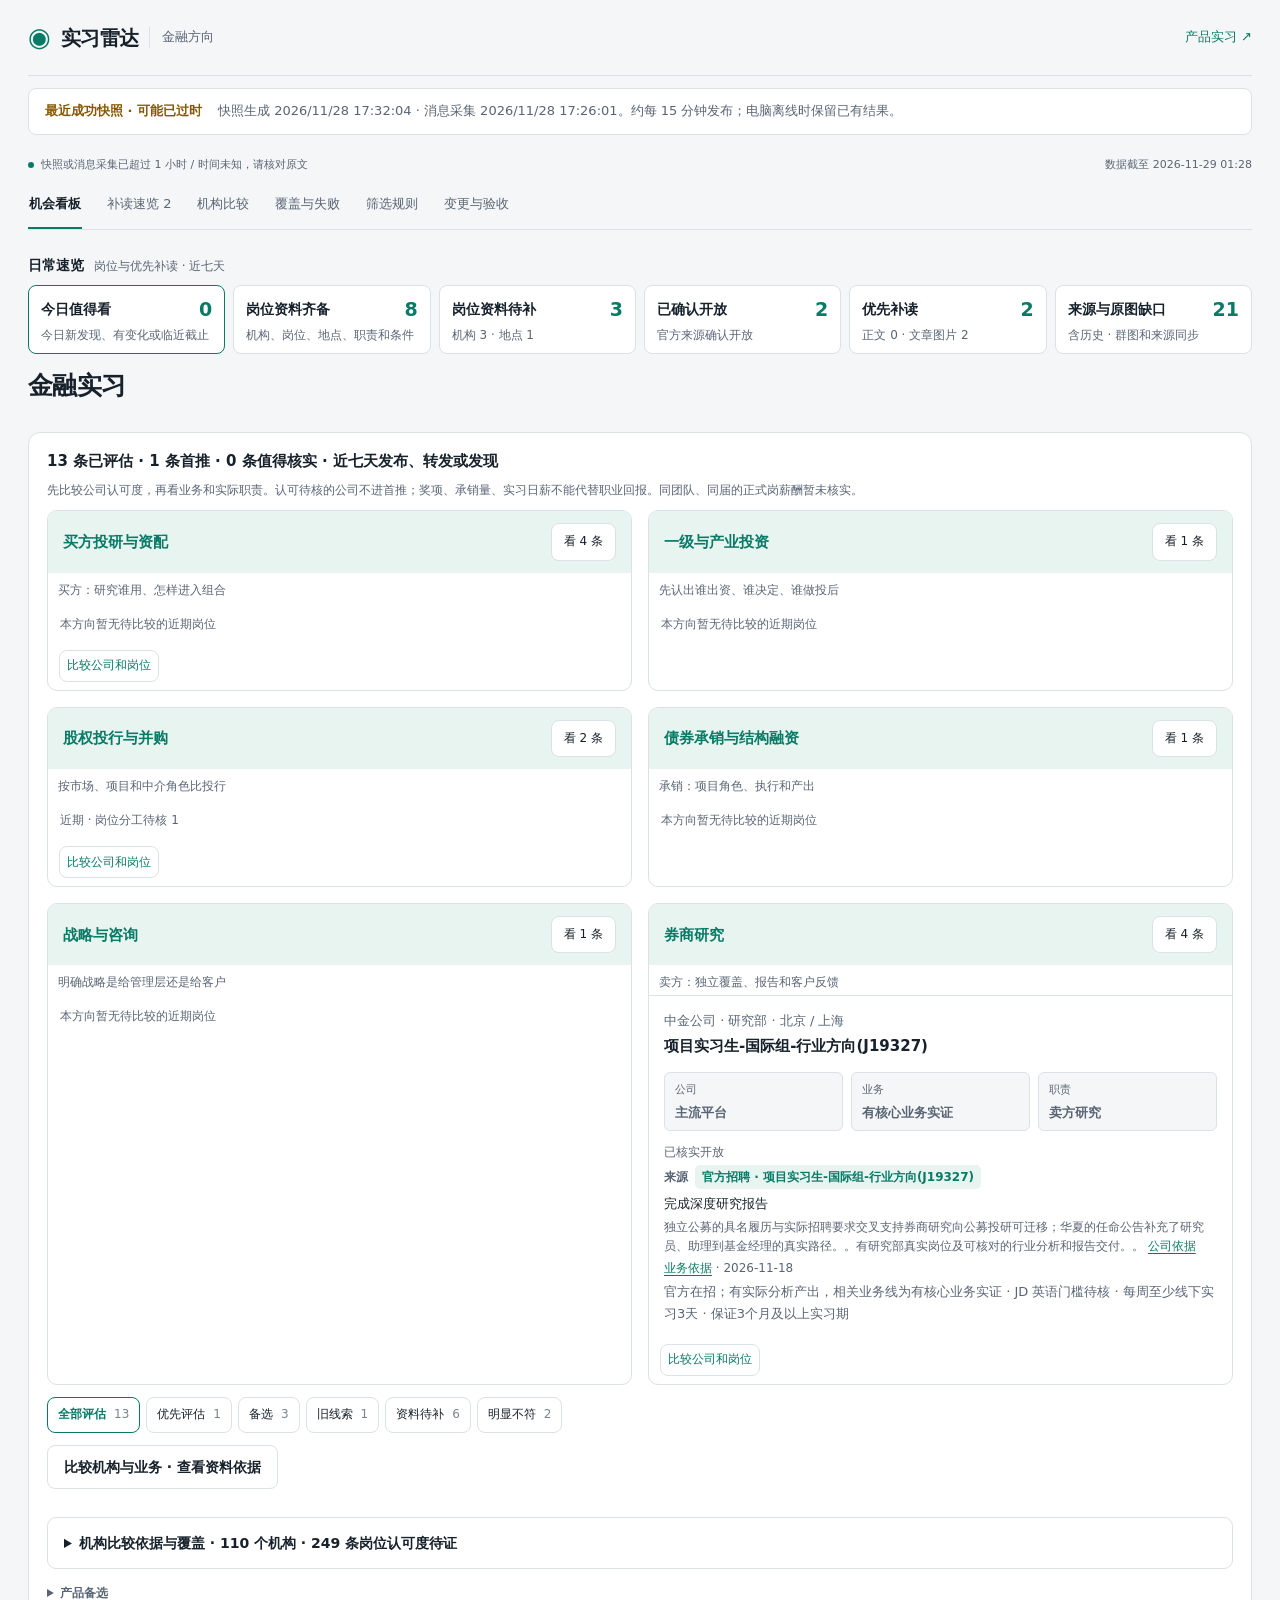
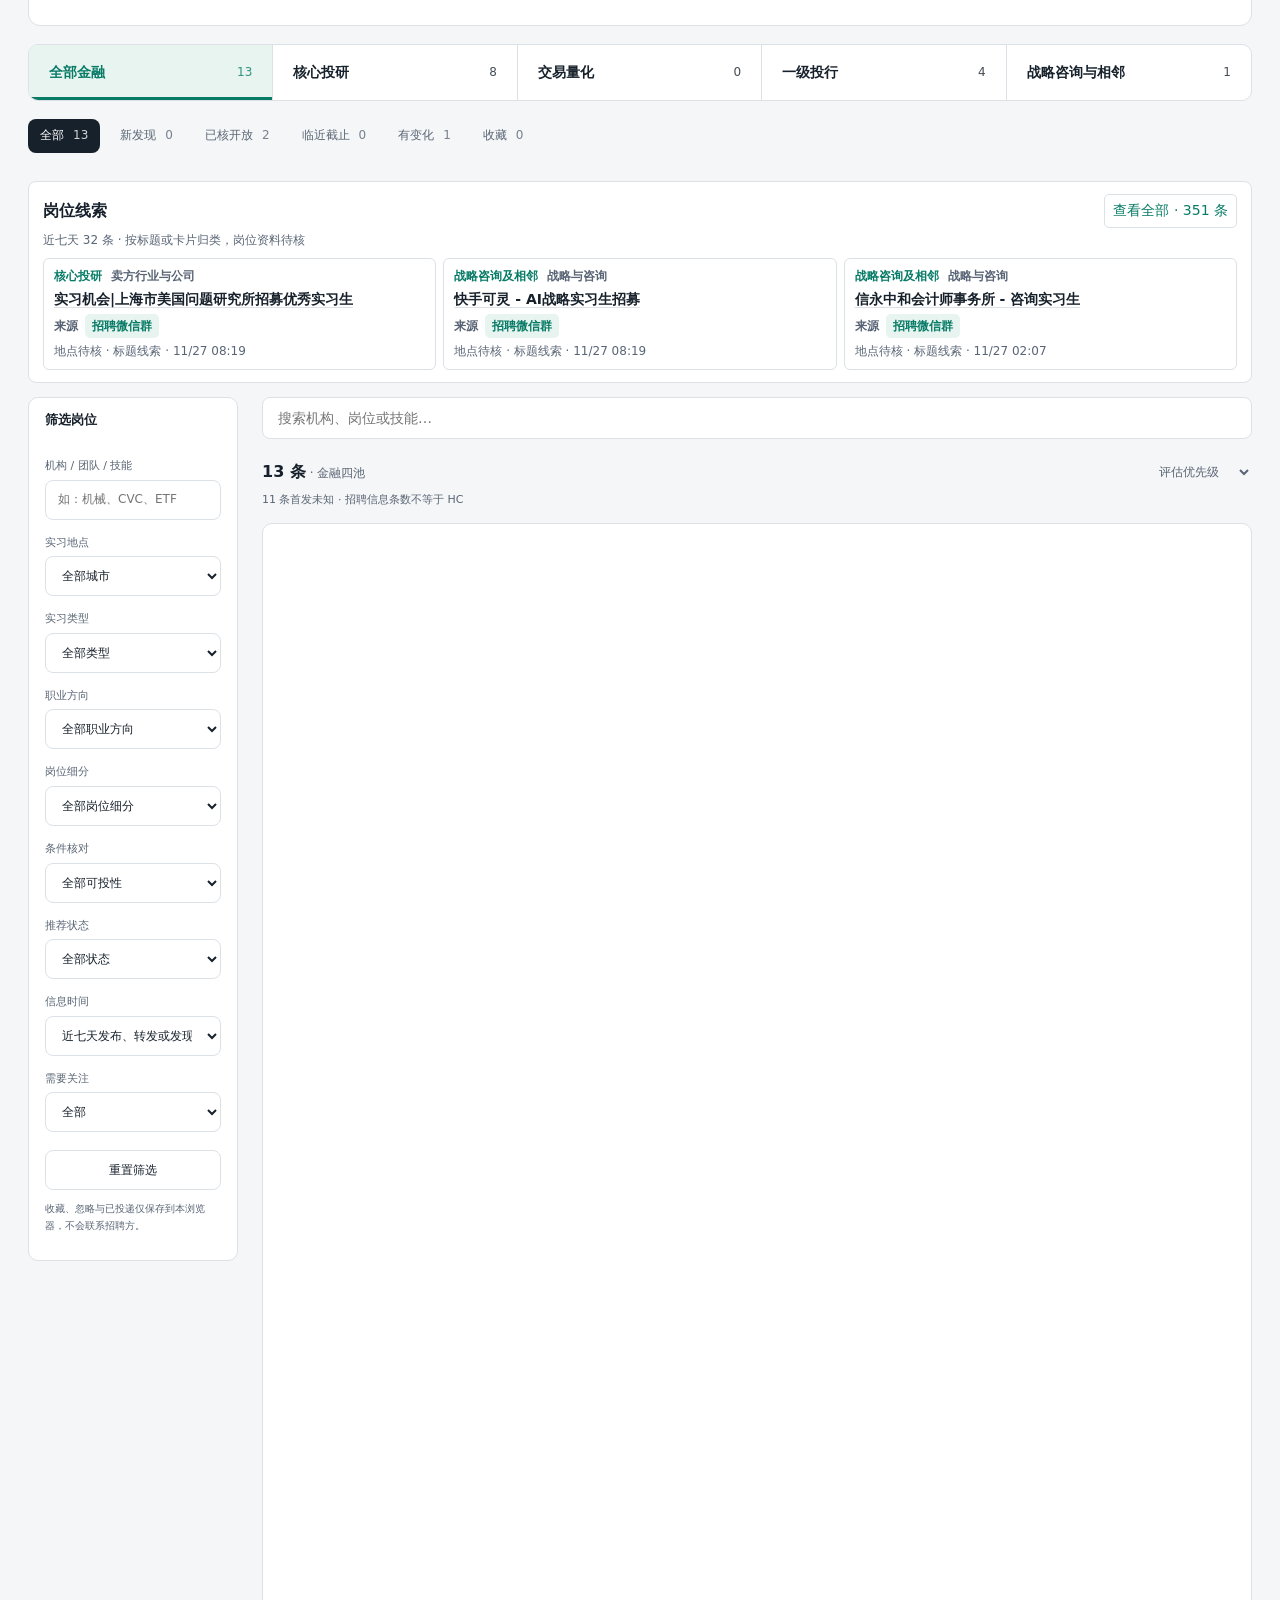
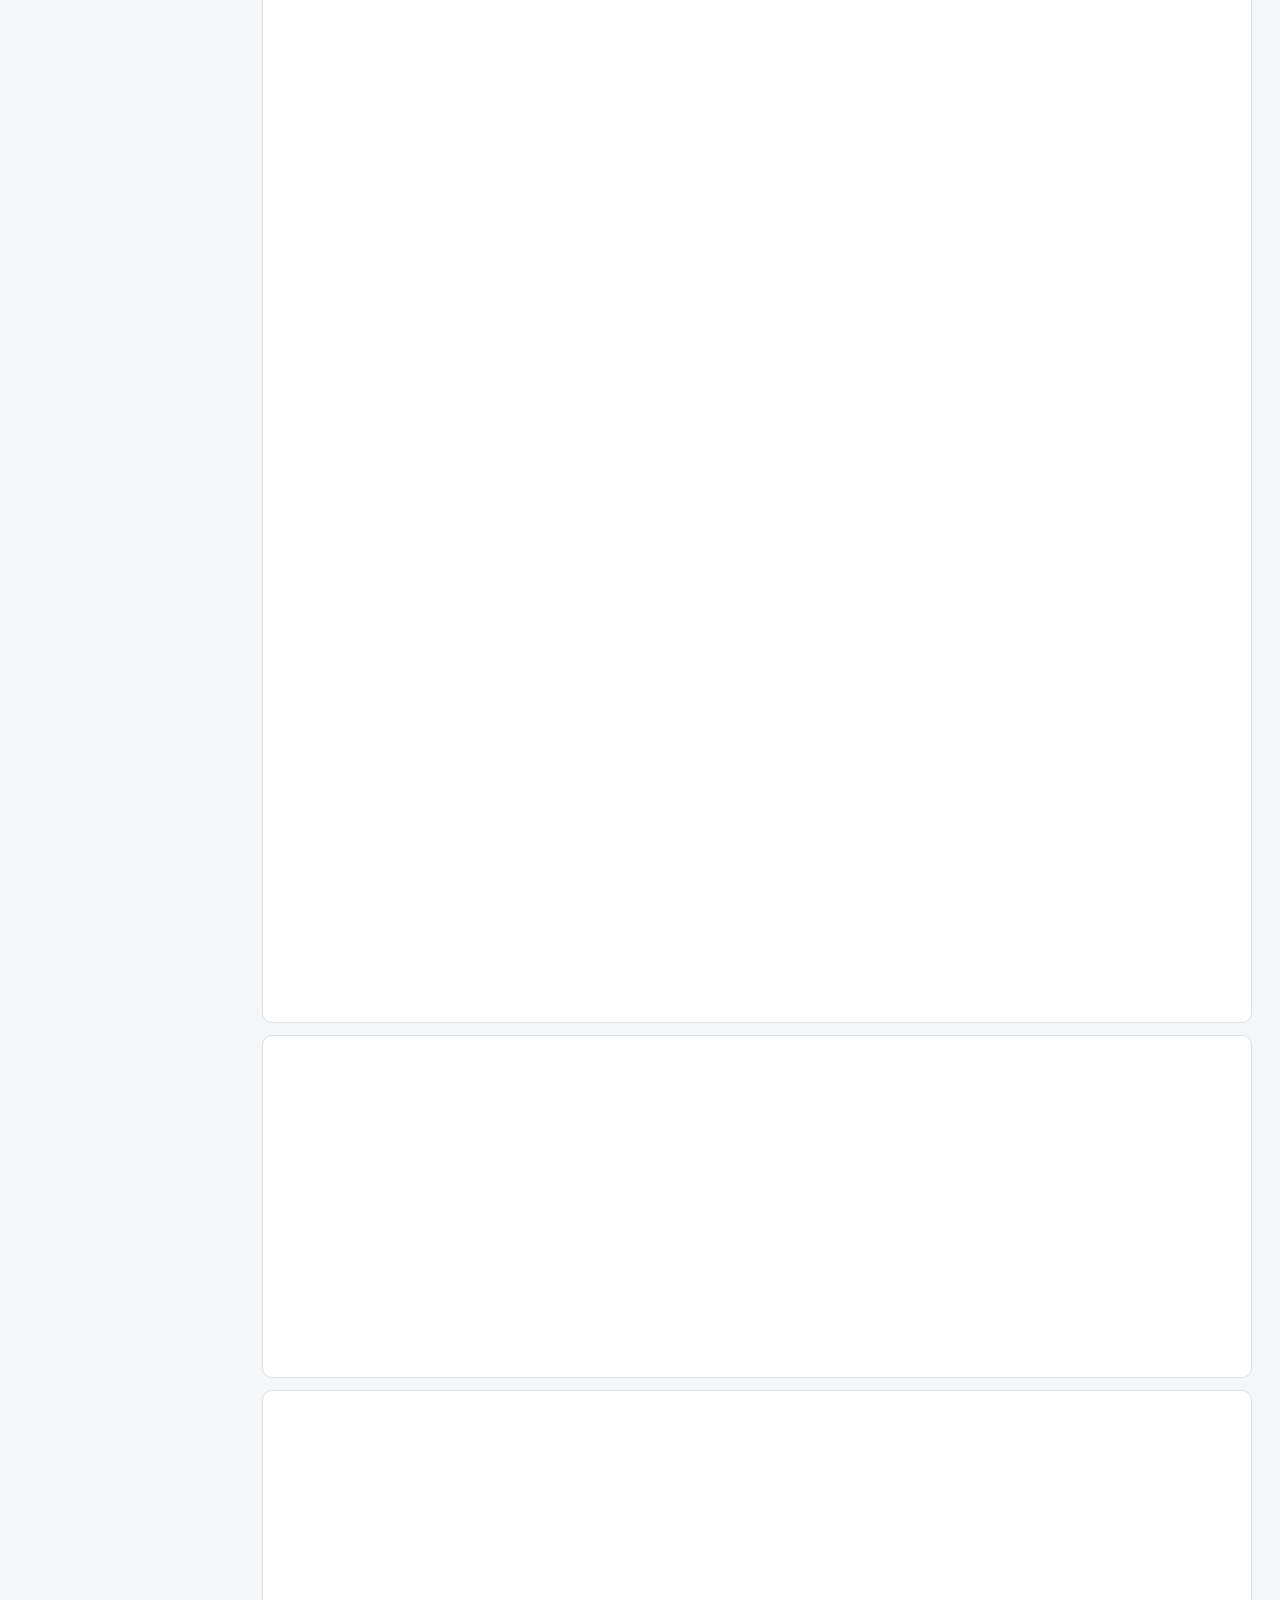
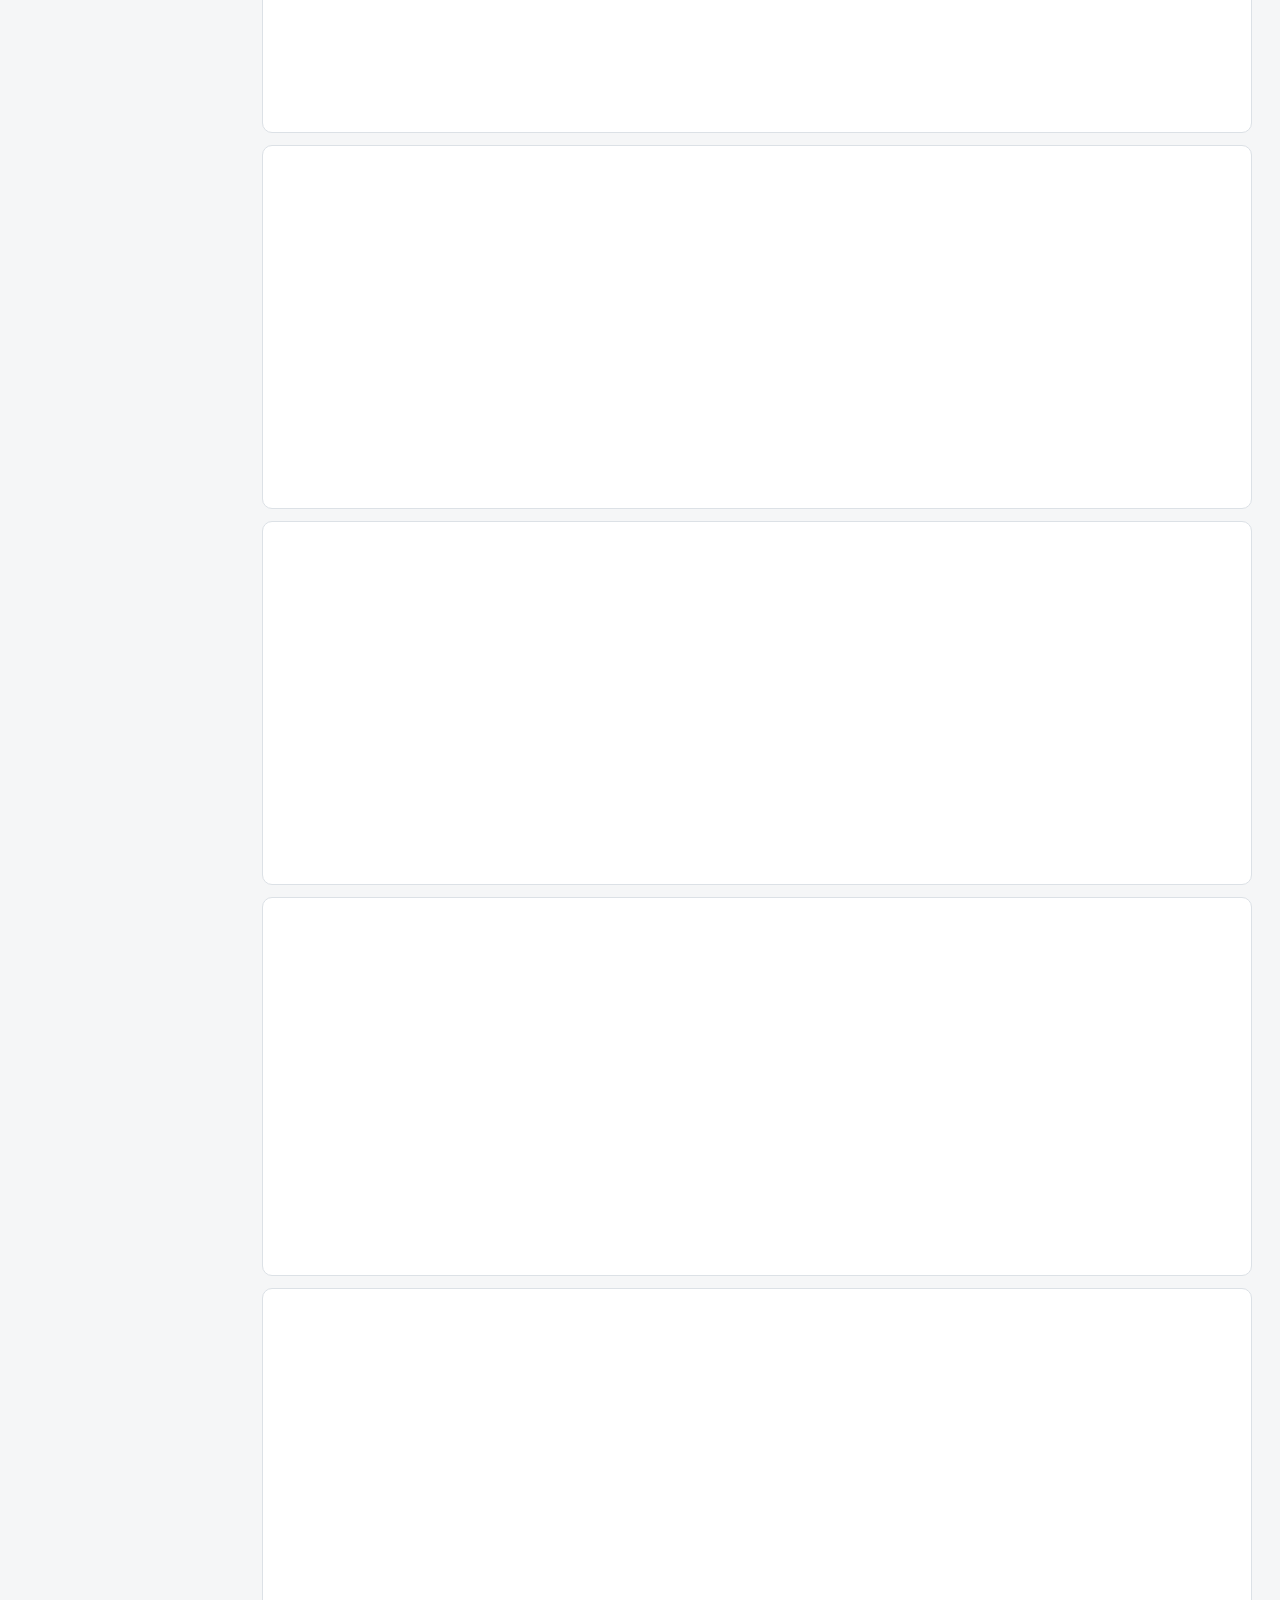
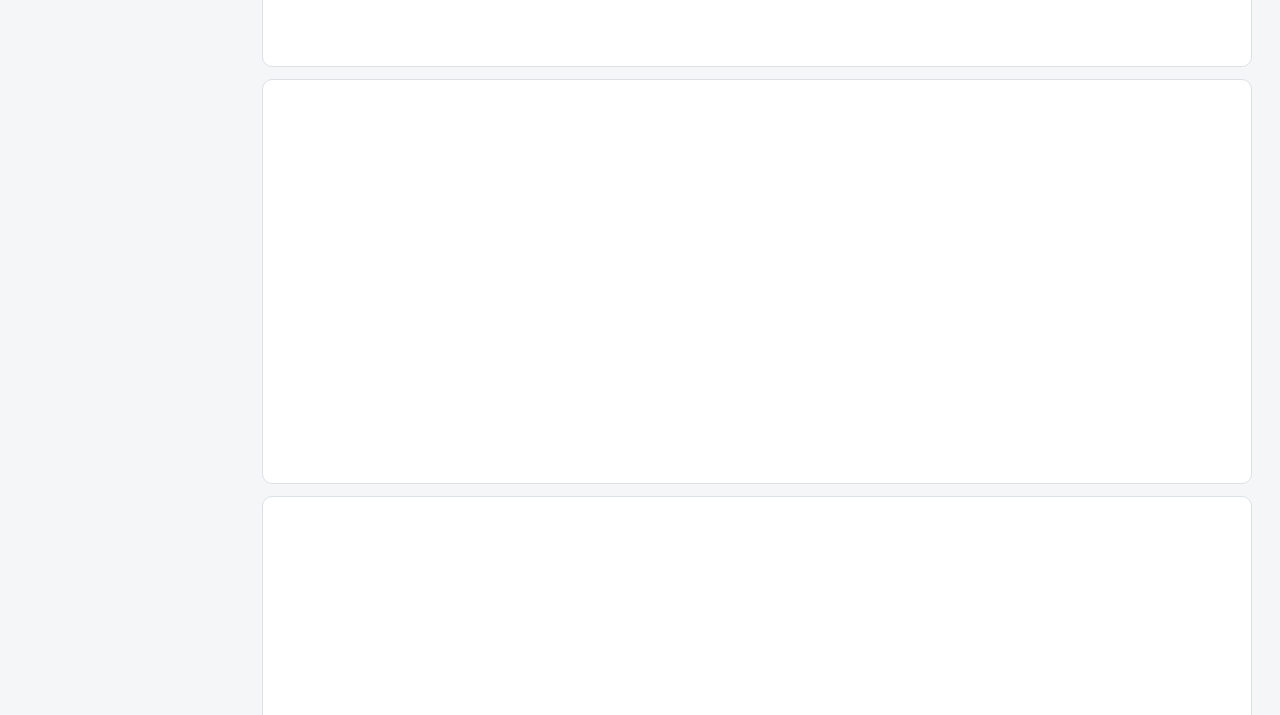
<file: index.html>
<!doctype html>
<html lang="zh-CN"><head><meta charset="utf-8"><meta name="viewport" content="width=device-width,initial-scale=1"><title>实习雷达 · 金融方向</title><link rel="stylesheet" href="./finance.css?v=career-method-20261119-3"><link rel="stylesheet" href="./reading-queue.css?v=daily-view-1"><script src="./reading-queue.js?v=daily-view-1"></script><script src="./finance.js?v=2783afaf24087450" defer></script><meta name="robots" content="noindex,nofollow"><meta name="referrer" content="no-referrer"><link rel="stylesheet" href="./publication.css"><script src="./publication.js"></script></head>
<body><a class="skip" href="#main">跳到岗位</a><div class="shell">
<header><div class="brand"><span class="radar-mark" aria-hidden="true">◉</span><h1>实习雷达</h1><span class="edition">金融方向</span></div><div class="actions"><a href="./product.html">产品实习 ↗</a><a id="mobile" hidden target="_blank" rel="noopener noreferrer">手机入口</a><button id="refresh" hidden disabled>更新岗位</button></div></header><aside class="publication-bar" id="publication-status" role="status">正在读取保存时间…</aside>
<div id="error" role="alert" hidden></div><div class="statusbar"><span id="status" role="status" aria-live="polite">正在读取…</span><span id="stamp"></span></div>
<nav class="views" aria-label="工作区"><button data-view="jobs" aria-pressed="true">机会看板</button><button data-view="unread" aria-pressed="false">补读速览 <span id="unread-count"></span></button><button data-view="research" aria-pressed="false">机构比较</button><button data-view="coverage" aria-pressed="false">覆盖与失败</button><button data-view="profile" aria-pressed="false">筛选规则</button><button data-view="acceptance" aria-pressed="false">变更与验收</button></nav>
<main id="main" tabindex="-1">
<nav id="decision-entry" class="rq-decisions" aria-label="岗位决策与补读"></nav>
<section id="unread" hidden><div id="reading-panel"></div></section>
<section id="jobs"><div class="page-heading"><div><h2>金融实习</h2></div></div><div id="pools" class="pools" aria-label="岗位池"></div><div id="inbox" class="inbox" aria-label="快捷查看"></div><div class="workspace"><details id="filter-panel" class="filter-panel"><summary>筛选岗位 <span id="filter-count">0</span></summary><aside aria-label="筛选岗位">
<label for="query">机构 / 团队 / 技能</label><input id="query" type="search" placeholder="如：机械、CVC、ETF">
<label for="city">实习地点</label><select id="city"><option value="">全部城市</option><option>北京</option><option>上海</option><option value="flexible">地点不限</option><option value="unknown">地点未知</option></select>
<label for="type">实习类型</label><select id="type"><option value="">全部类型</option></select>
<label for="direction">职业方向</label><select id="direction"><option value="">全部职业方向</option></select>
<label for="family">岗位细分</label><select id="family"><option value="">全部岗位细分</option></select>
<label for="eligibility">条件核对</label><select id="eligibility"><option value="">全部可投性</option><option>未知</option><option>满足</option><option>冲突</option></select>
<label for="bucket">推荐状态</label><select id="bucket"><option value="">全部状态</option><option>优先看</option><option>值得冲刺</option><option>待确认条件</option><option>备选</option><option>明显不符</option></select>
<label for="period">信息时间</label><select id="period"><option value="week">近七天发布、转发或发现</option><option value="published">近七天明确首发</option><option value="all">全部时间（含日期未知）</option></select>
<label for="focus">需要关注</label><select id="focus"><option value="">全部</option><option value="new_ready">今日首次取得投递证据</option><option value="open">已确认开放</option><option value="today">今日值得看</option><option value="ready">岗位资料齐备</option><option value="information_gaps">岗位资料待补</option><option value="new">新发现</option><option value="closing">7 天内截止</option><option value="changed">JD 实质变化</option><option value="saved">已收藏</option><option value="applied">已投递</option><option value="ignored">已忽略</option></select>
<button id="clear" class="wide">重置筛选</button><p class="hint">收藏、忽略与已投递仅保存到本浏览器，不会联系招聘方。</p></aside></details>
<div class="results"><div class="searchbar"><label class="sr-only" for="quick-query">搜索机构、岗位或技能</label><input id="quick-query" type="search" name="quick-query" autocomplete="off" placeholder="搜索机构、岗位或技能…"><button id="filters-toggle" aria-controls="filter-panel" aria-expanded="false">筛选</button></div><div class="resultbar"><span id="count" role="status" aria-live="polite"></span><label><span class="sr-only">排序</span><select id="sort"><option value="direction">方向优先</option><option value="evidence">经历证据优先</option><option value="deadline">截止优先</option><option value="discovered">最近发现</option></select></label></div><p id="date-note" class="hint"></p><div id="cards"></div></div></div></section>
<section id="research" hidden></section>
<section id="coverage" hidden><h2>岗位覆盖与来源覆盖，分别看</h2><p id="coverage-note" class="notice"></p><div id="coverage-stats" class="metricgrid"></div><h3>公开来源 · 每日读取与重试</h3><div id="source-table"></div><h3>自有微信 · 读取缺口</h3><div id="wechat-coverage"></div><h3>岗位与检索表达</h3><p class="hint">下表是支持的分类和组合检索模板；数量只代表已读 JD，模板存在不代表所有机构已完成检索。</p><div id="keyword-table"></div><h3>机构与行业覆盖边界</h3><div id="institution-list"></div></section>
<section id="profile" hidden><h2>筛选规则</h2><p class="notice">共享看板按岗位职责展示；请按自己的条件核对原始 JD。</p><div id="profile-content" hidden></div><ol id="rules"></ol></section>
<section id="acceptance" hidden><h2>已有功能与本次增量</h2><div id="diff-table"></div><h3>真实 JD 验收</h3><p class="hint">来源中的真实岗位用于分类验收；过期样例留作边界检查，不作为当前机会。届别冲突用明确标注的条件场景测试，不修改你的个人画像。</p><div id="acceptance-table"></div><h3>JD 变化记录</h3><div id="change-list"></div></section>
</main><footer>自动整理招聘信息 · 未读内容持续补齐 · 不自动投递。<a href="?view=coverage">查看来源与缺口</a></footer></div><dialog id="job-detail" aria-labelledby="detail-title"><div class="drawer-head"><span>岗位详情</span><button id="close-detail" aria-label="关闭岗位详情">关闭 ✕</button></div><div id="detail-content"></div></dialog><div id="toast" role="status" aria-live="polite" hidden></div></body></html>
</file>
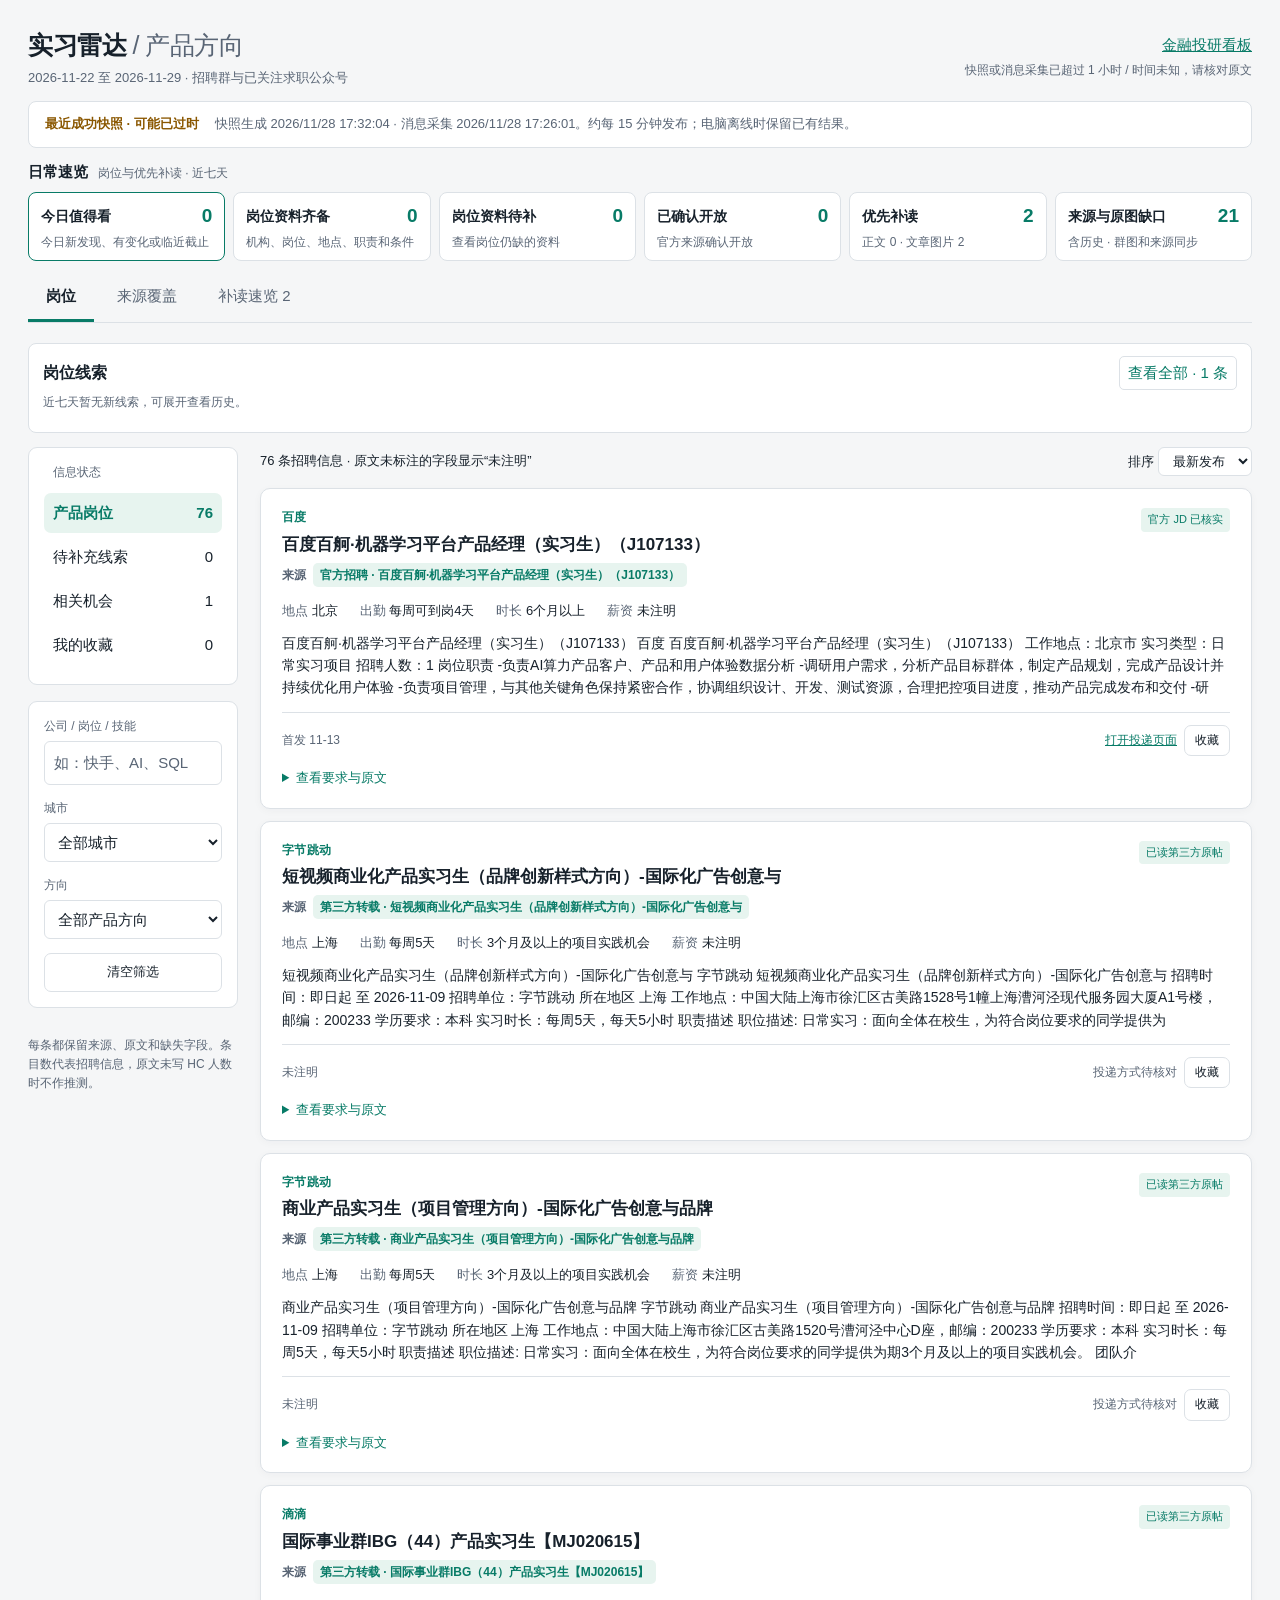
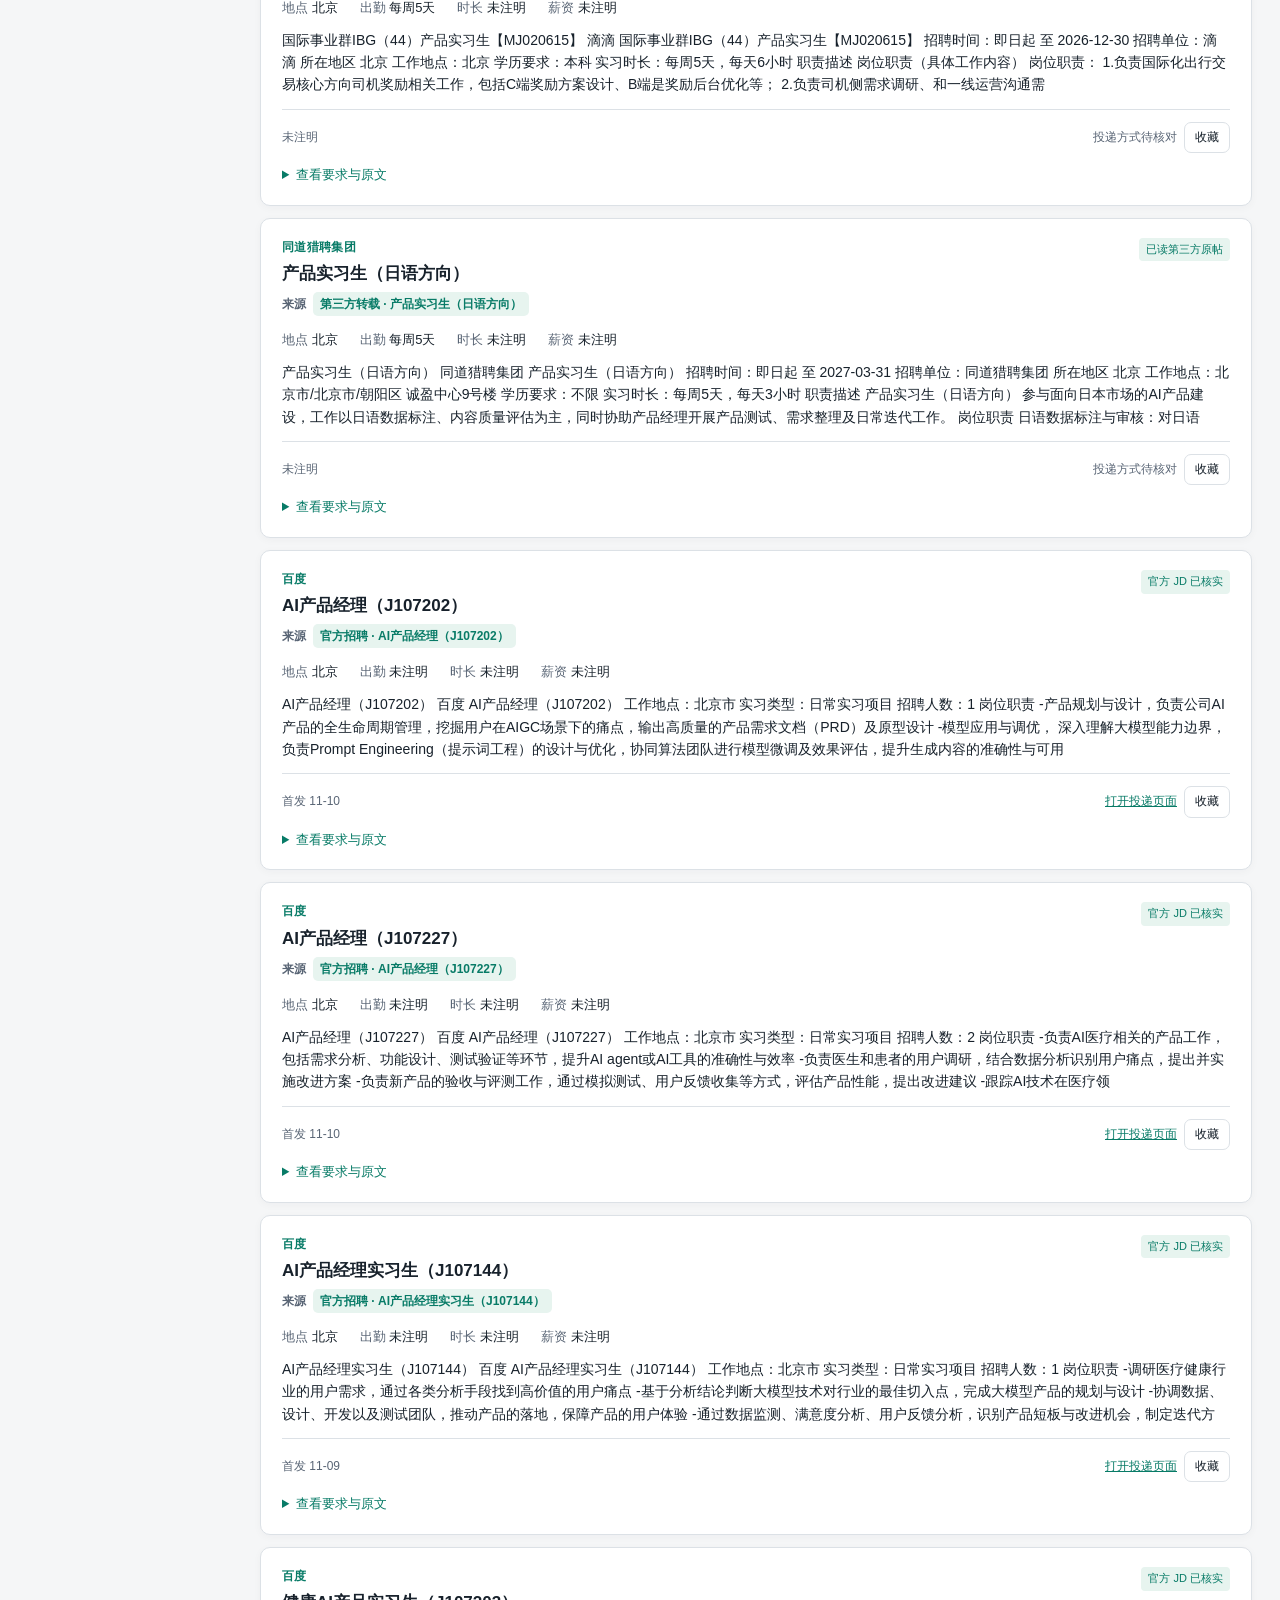
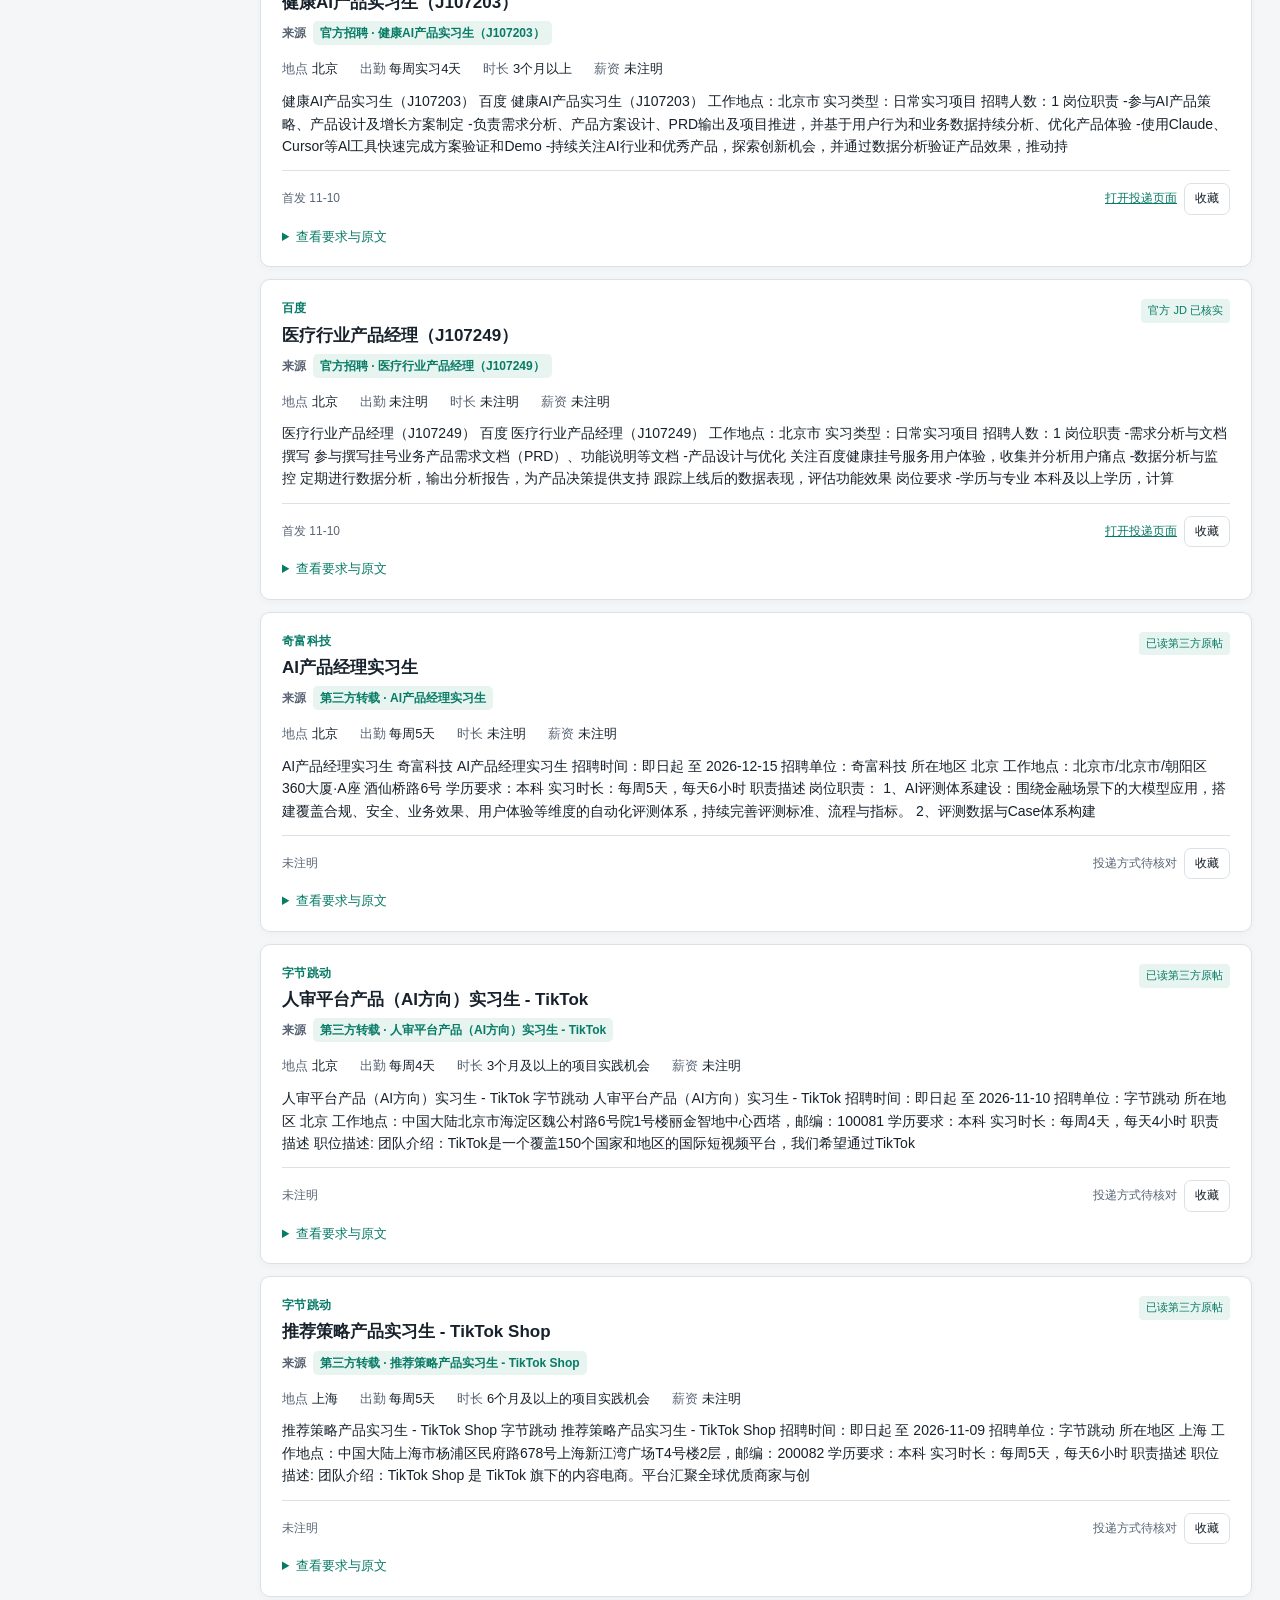
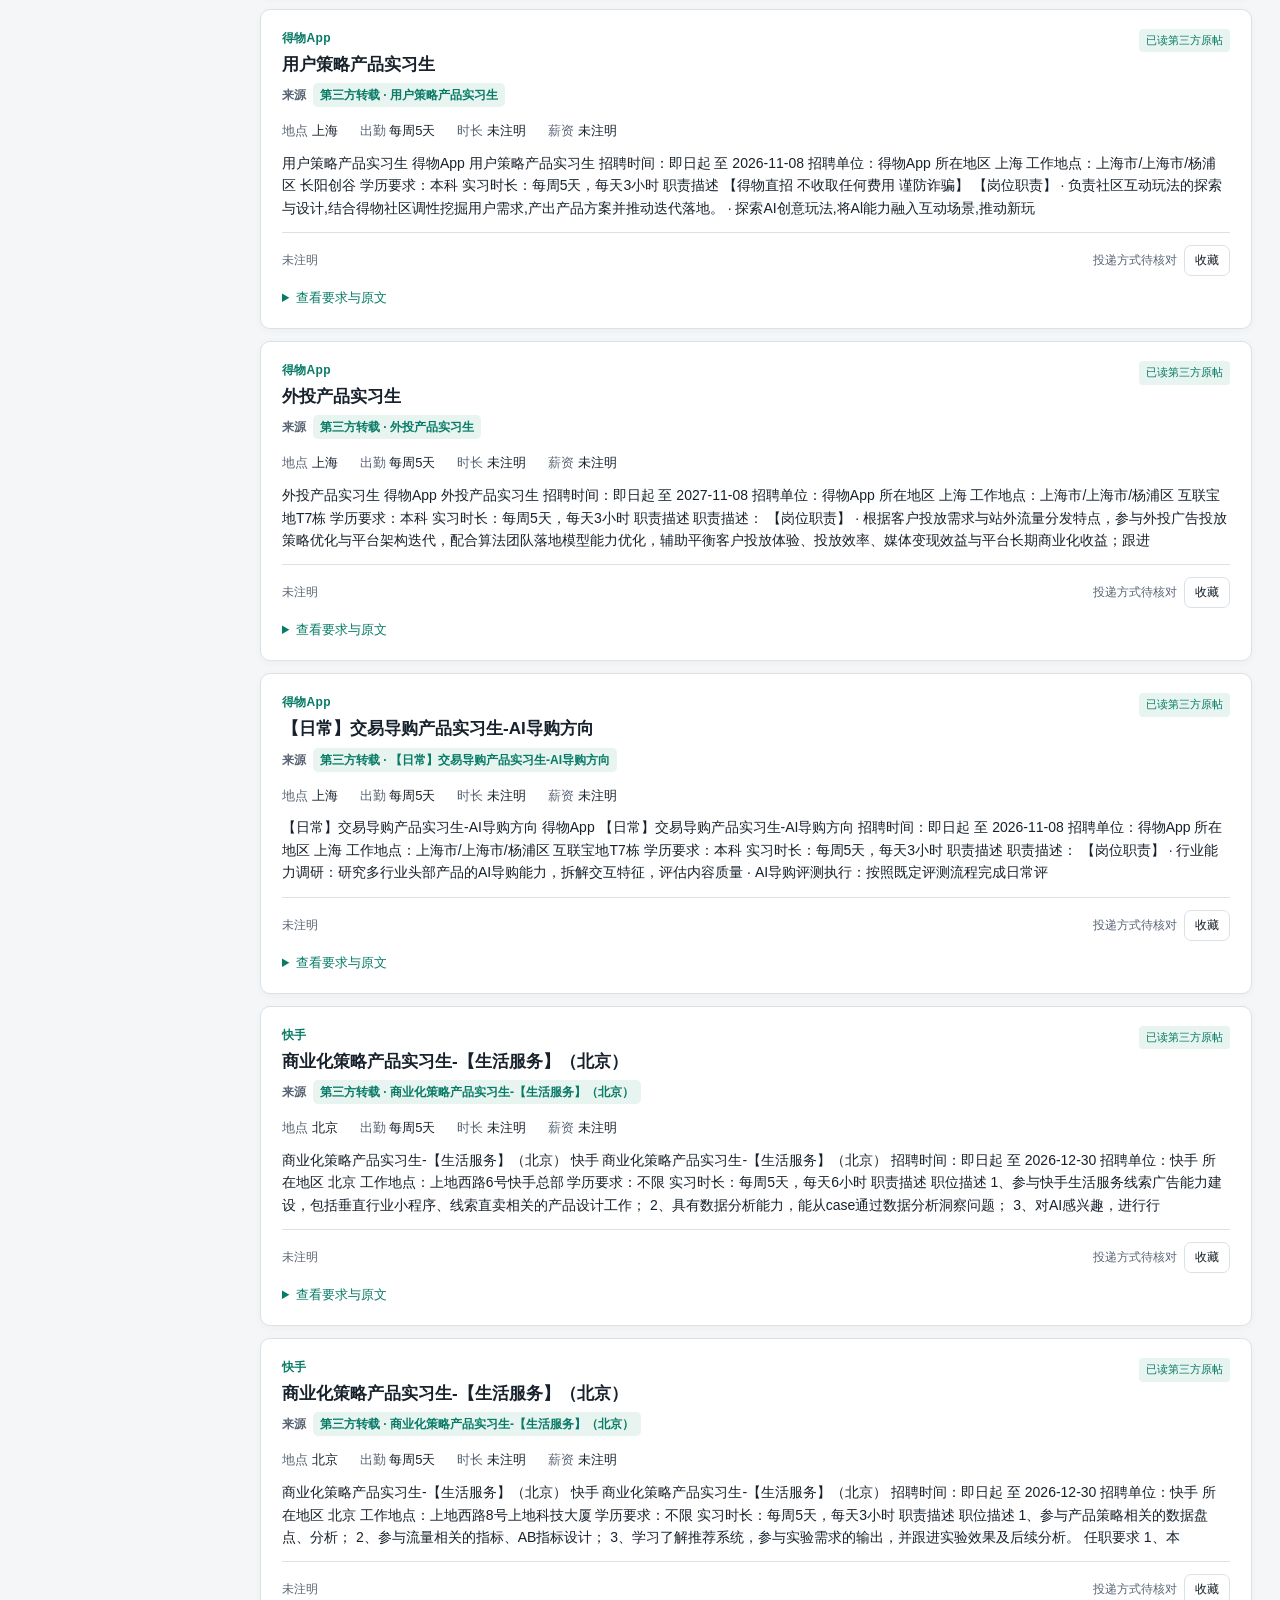
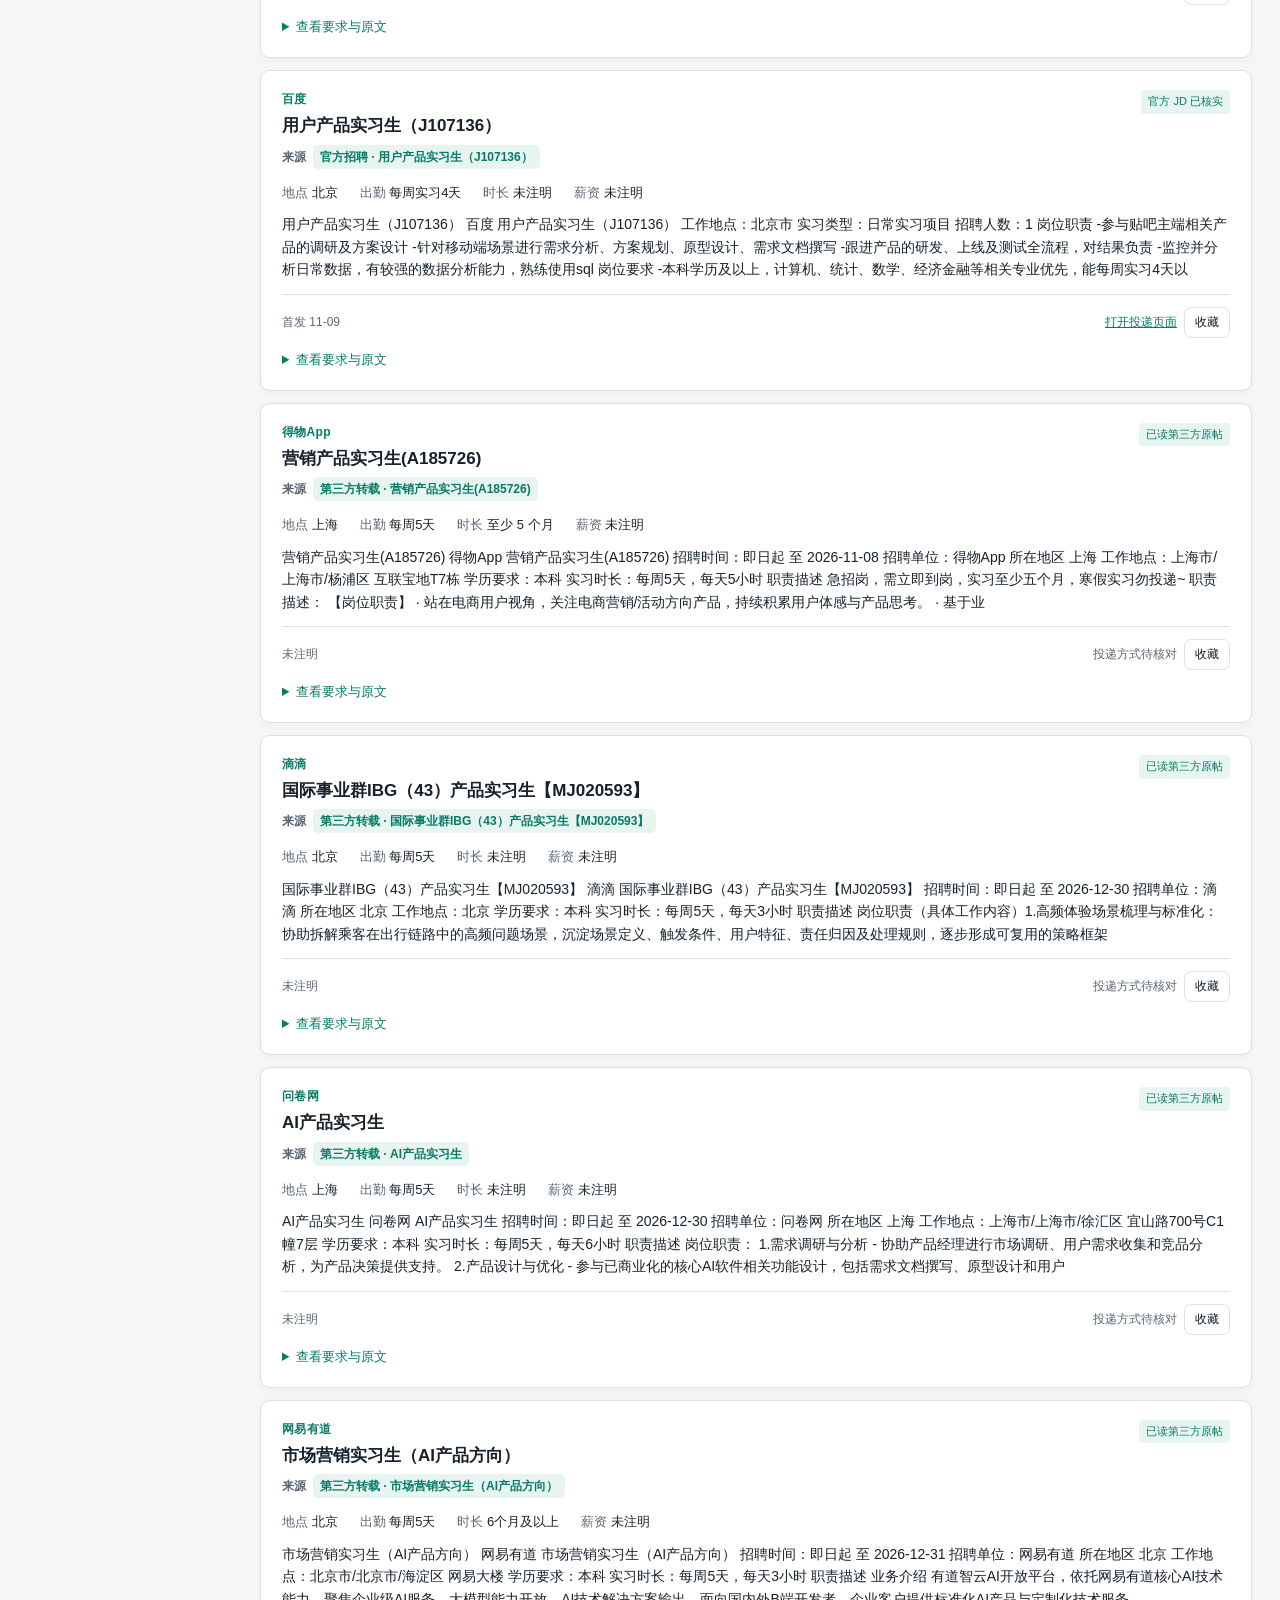
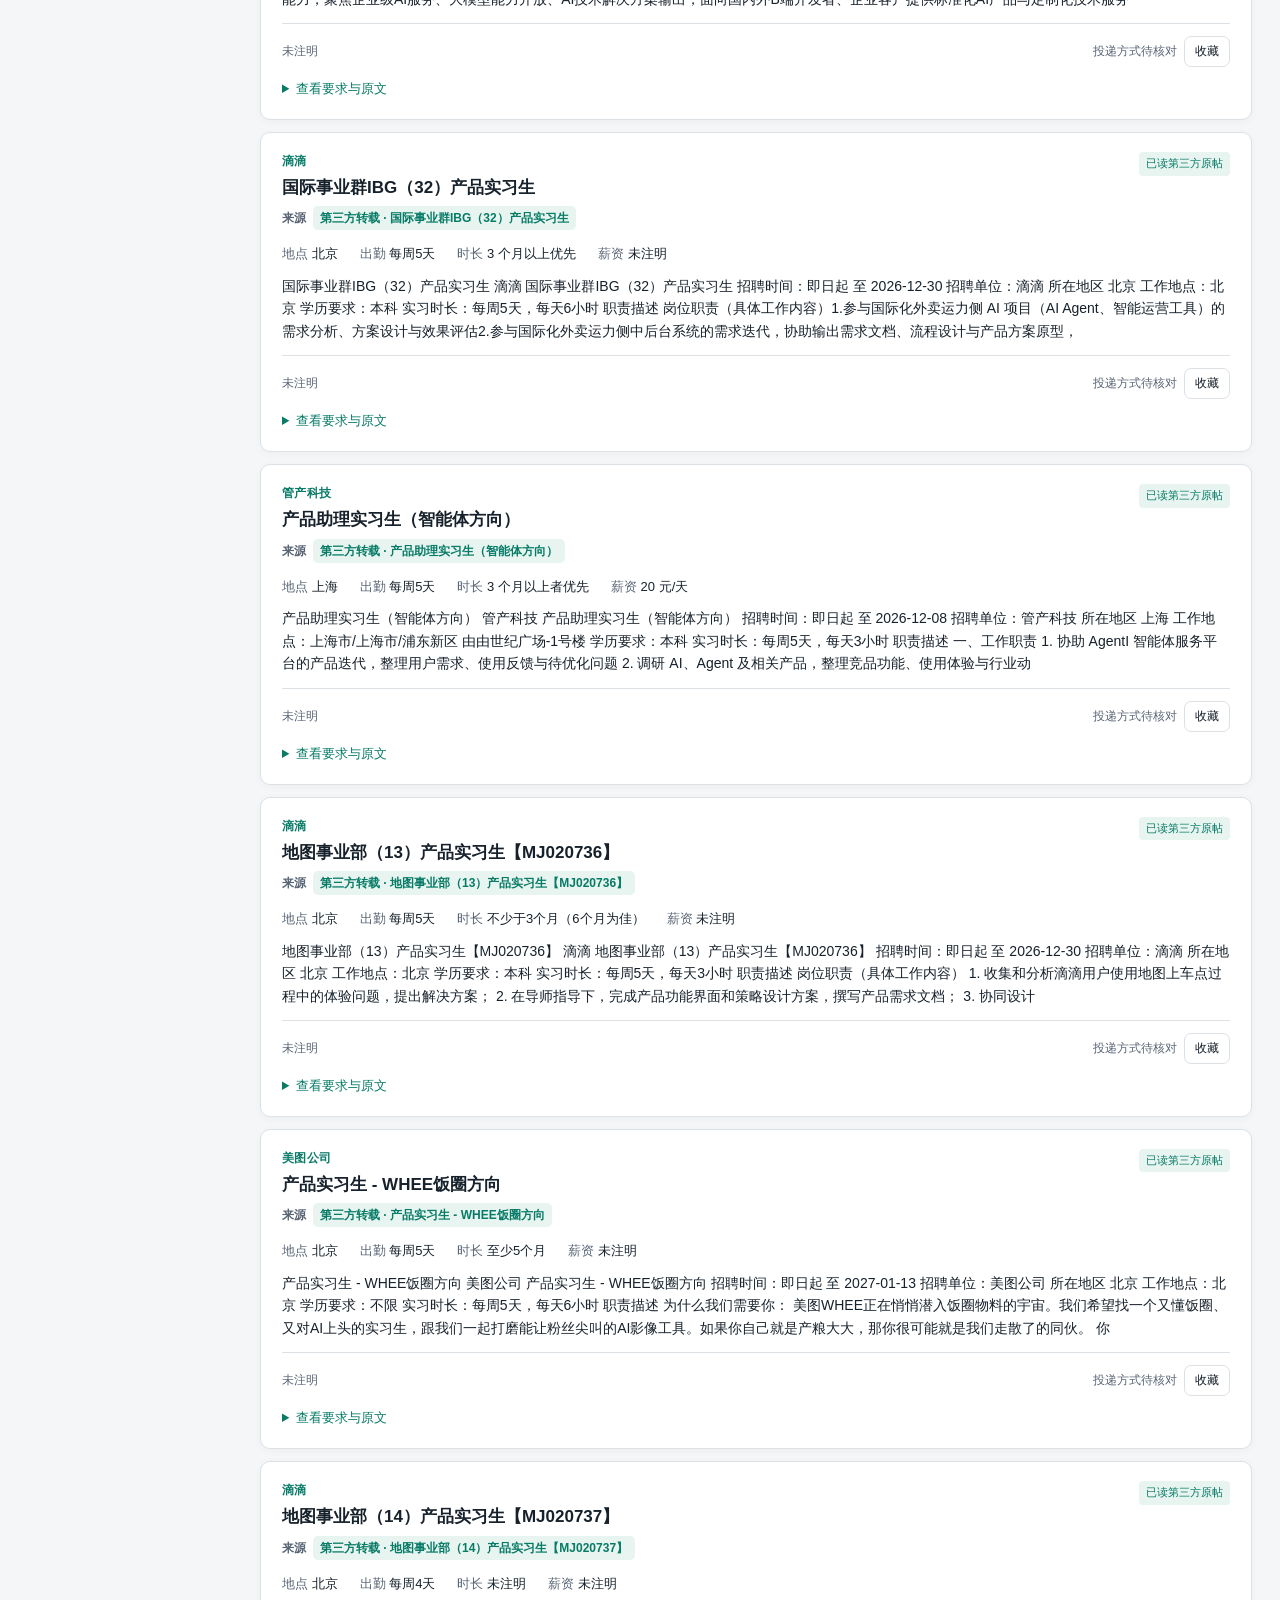
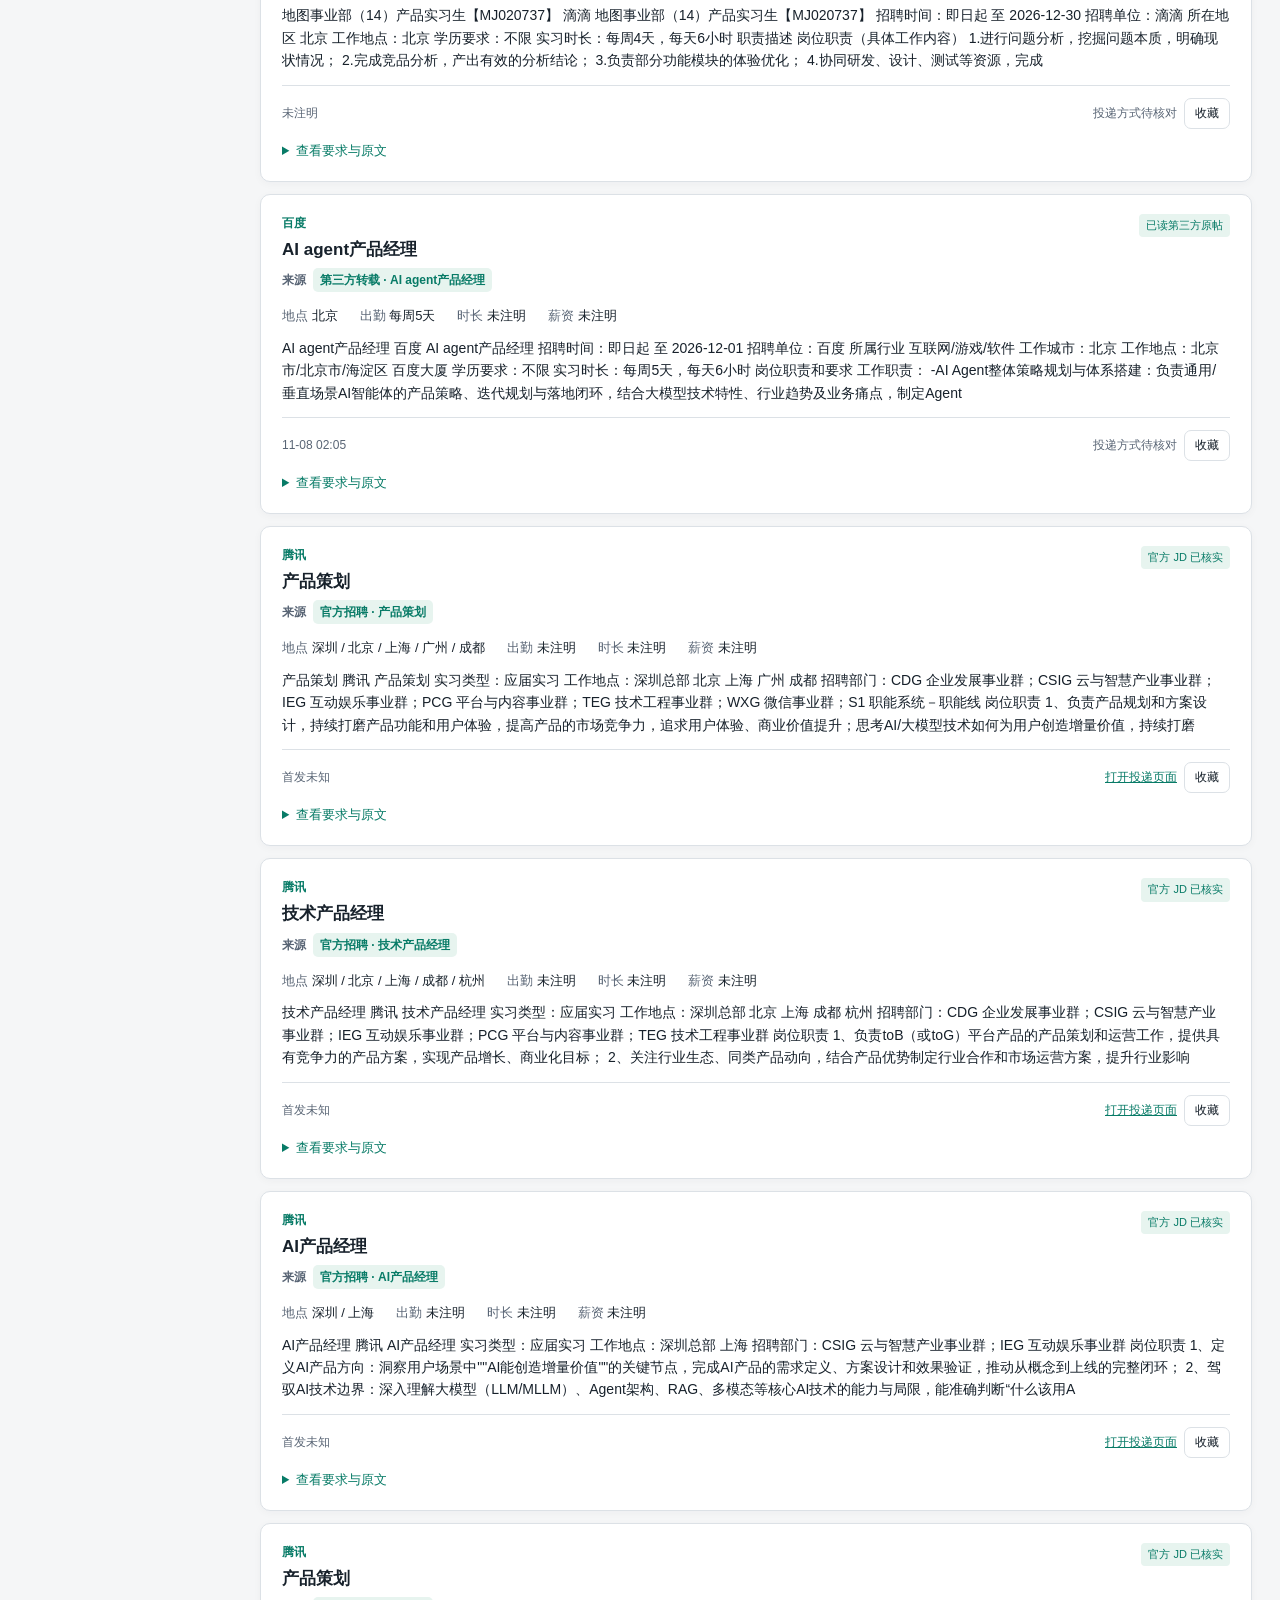
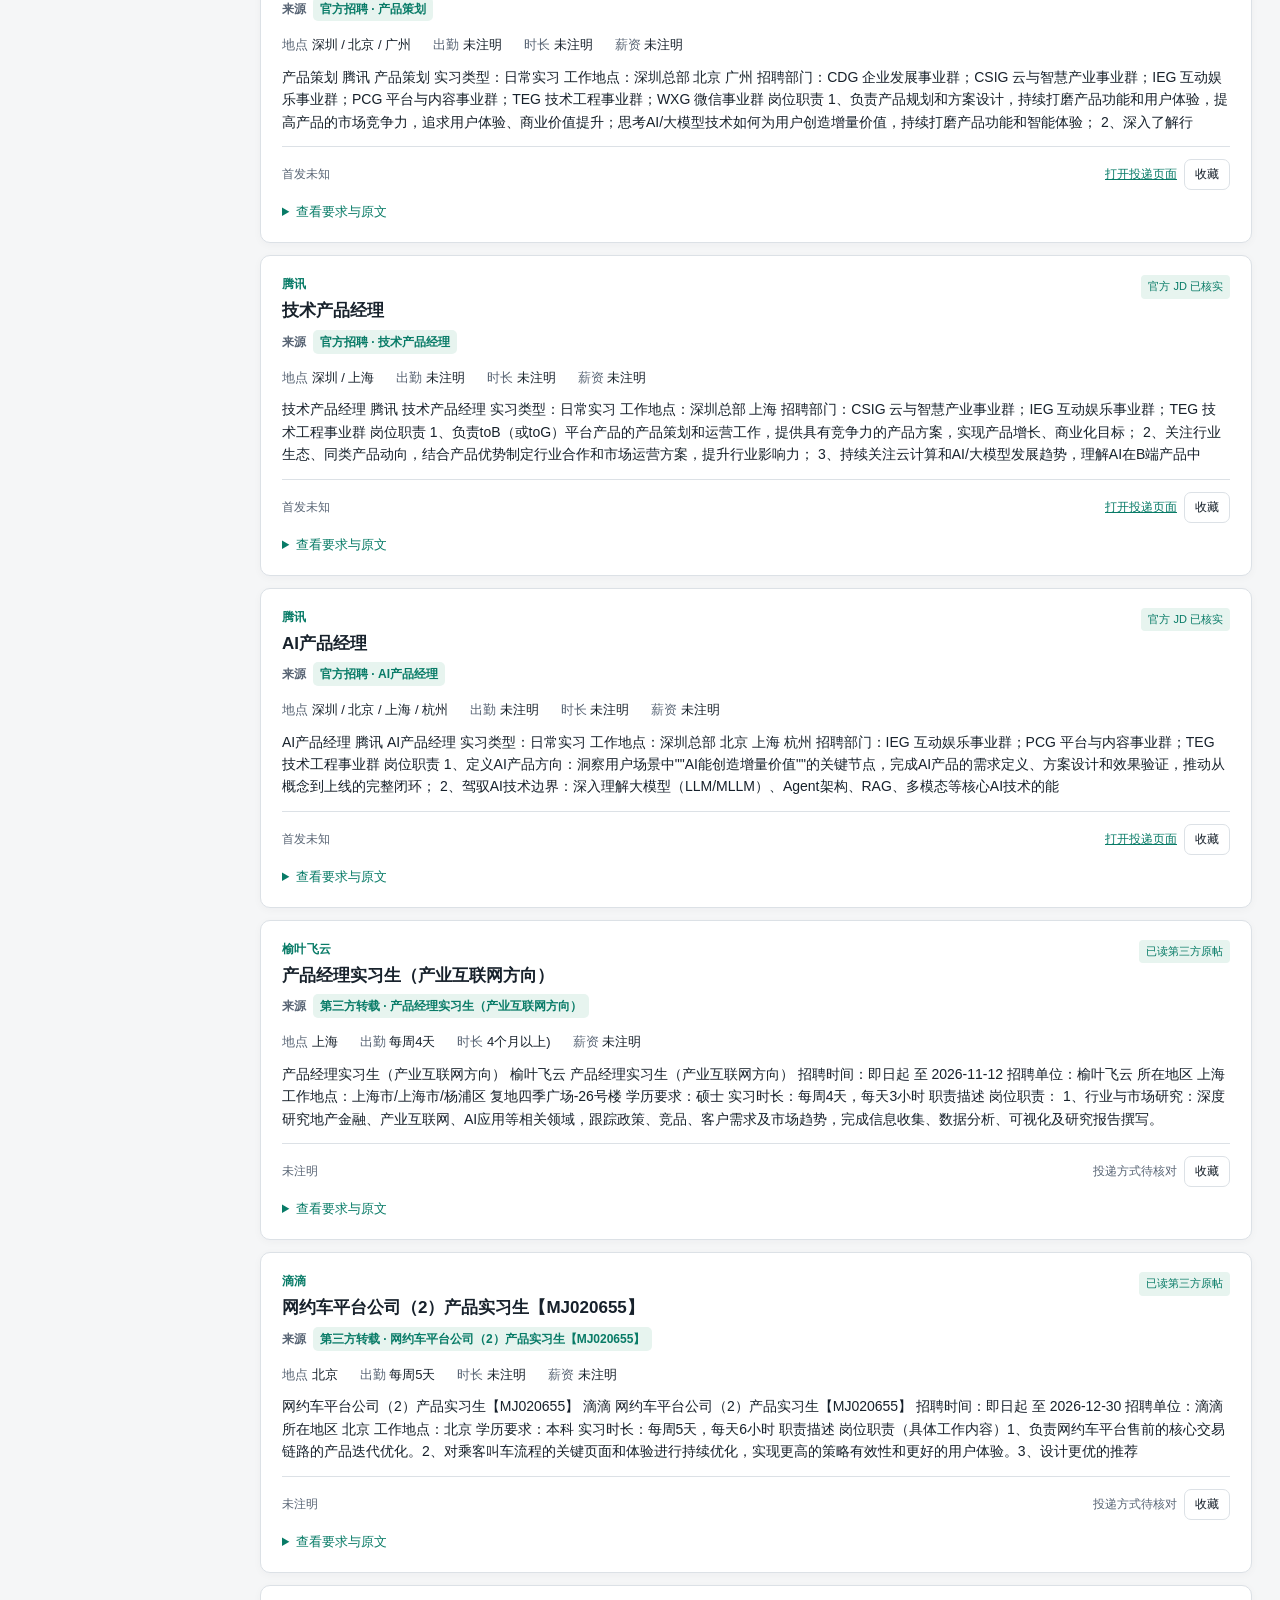
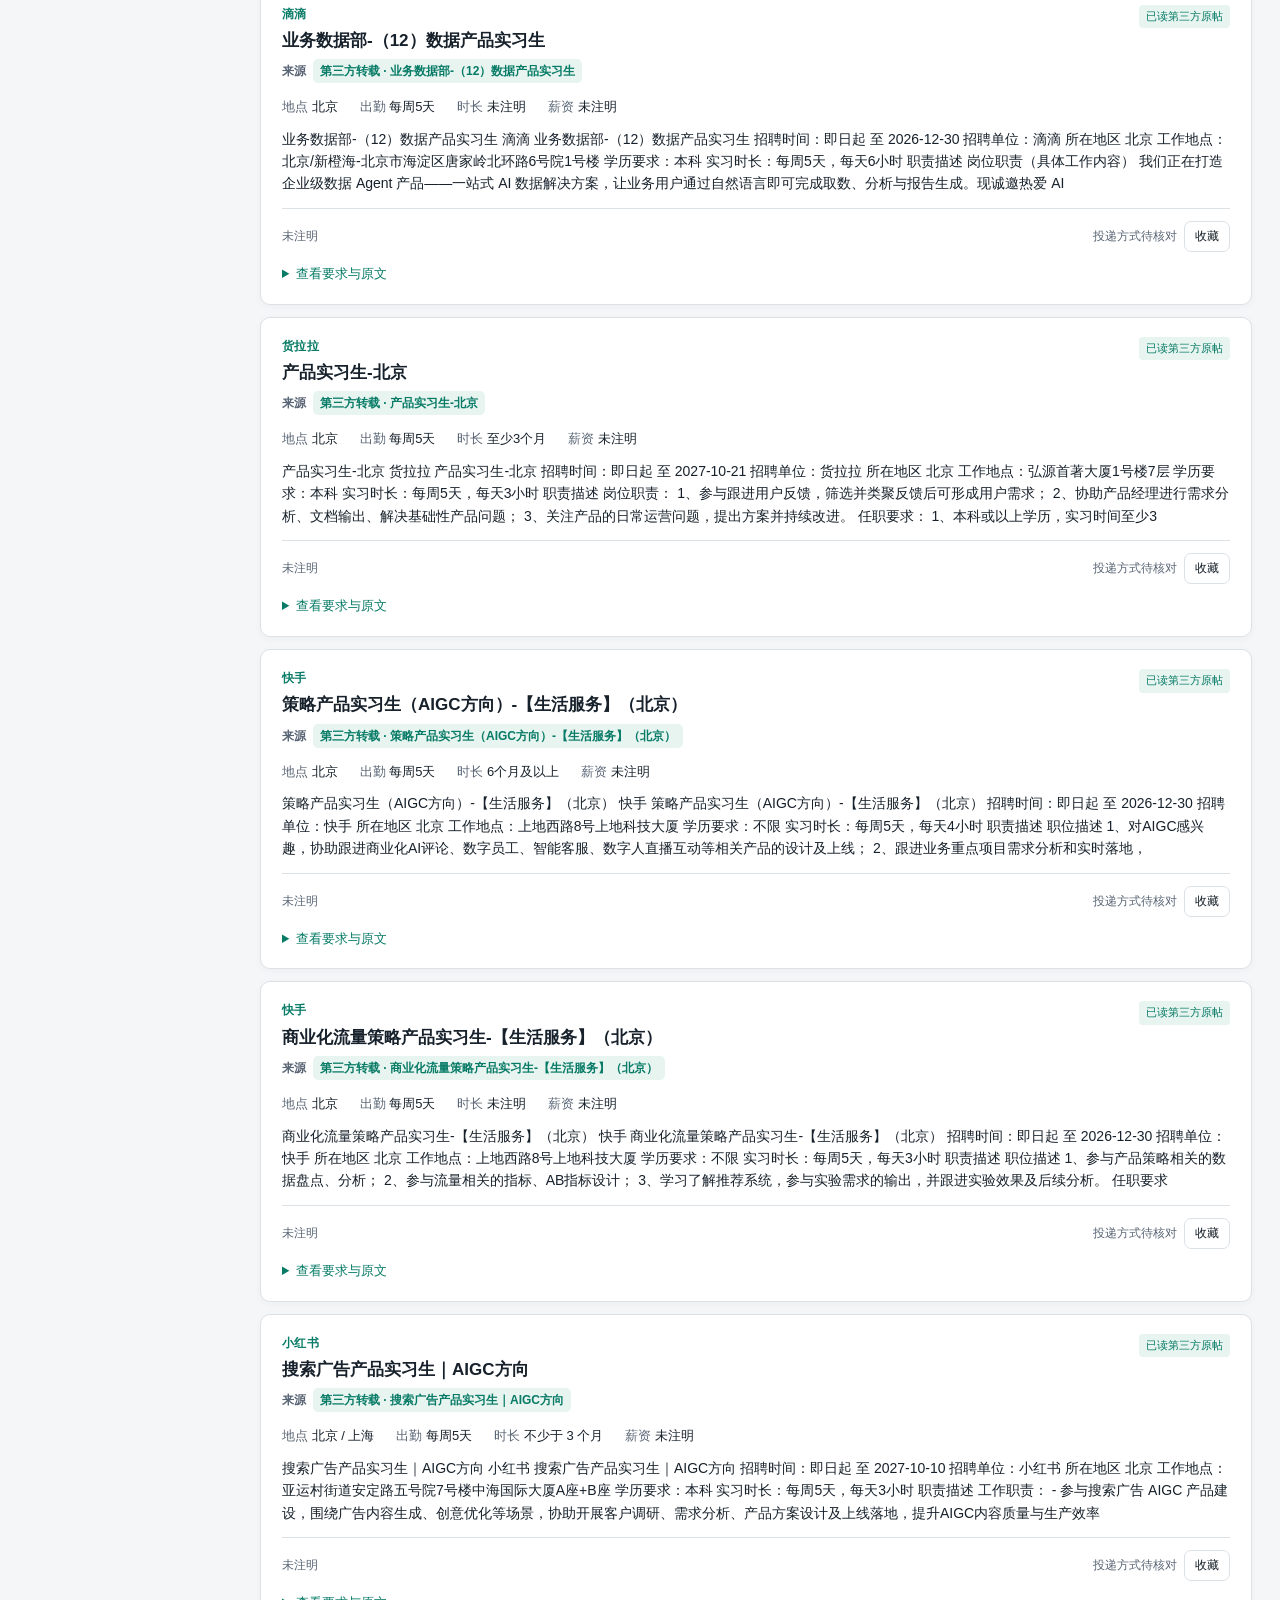
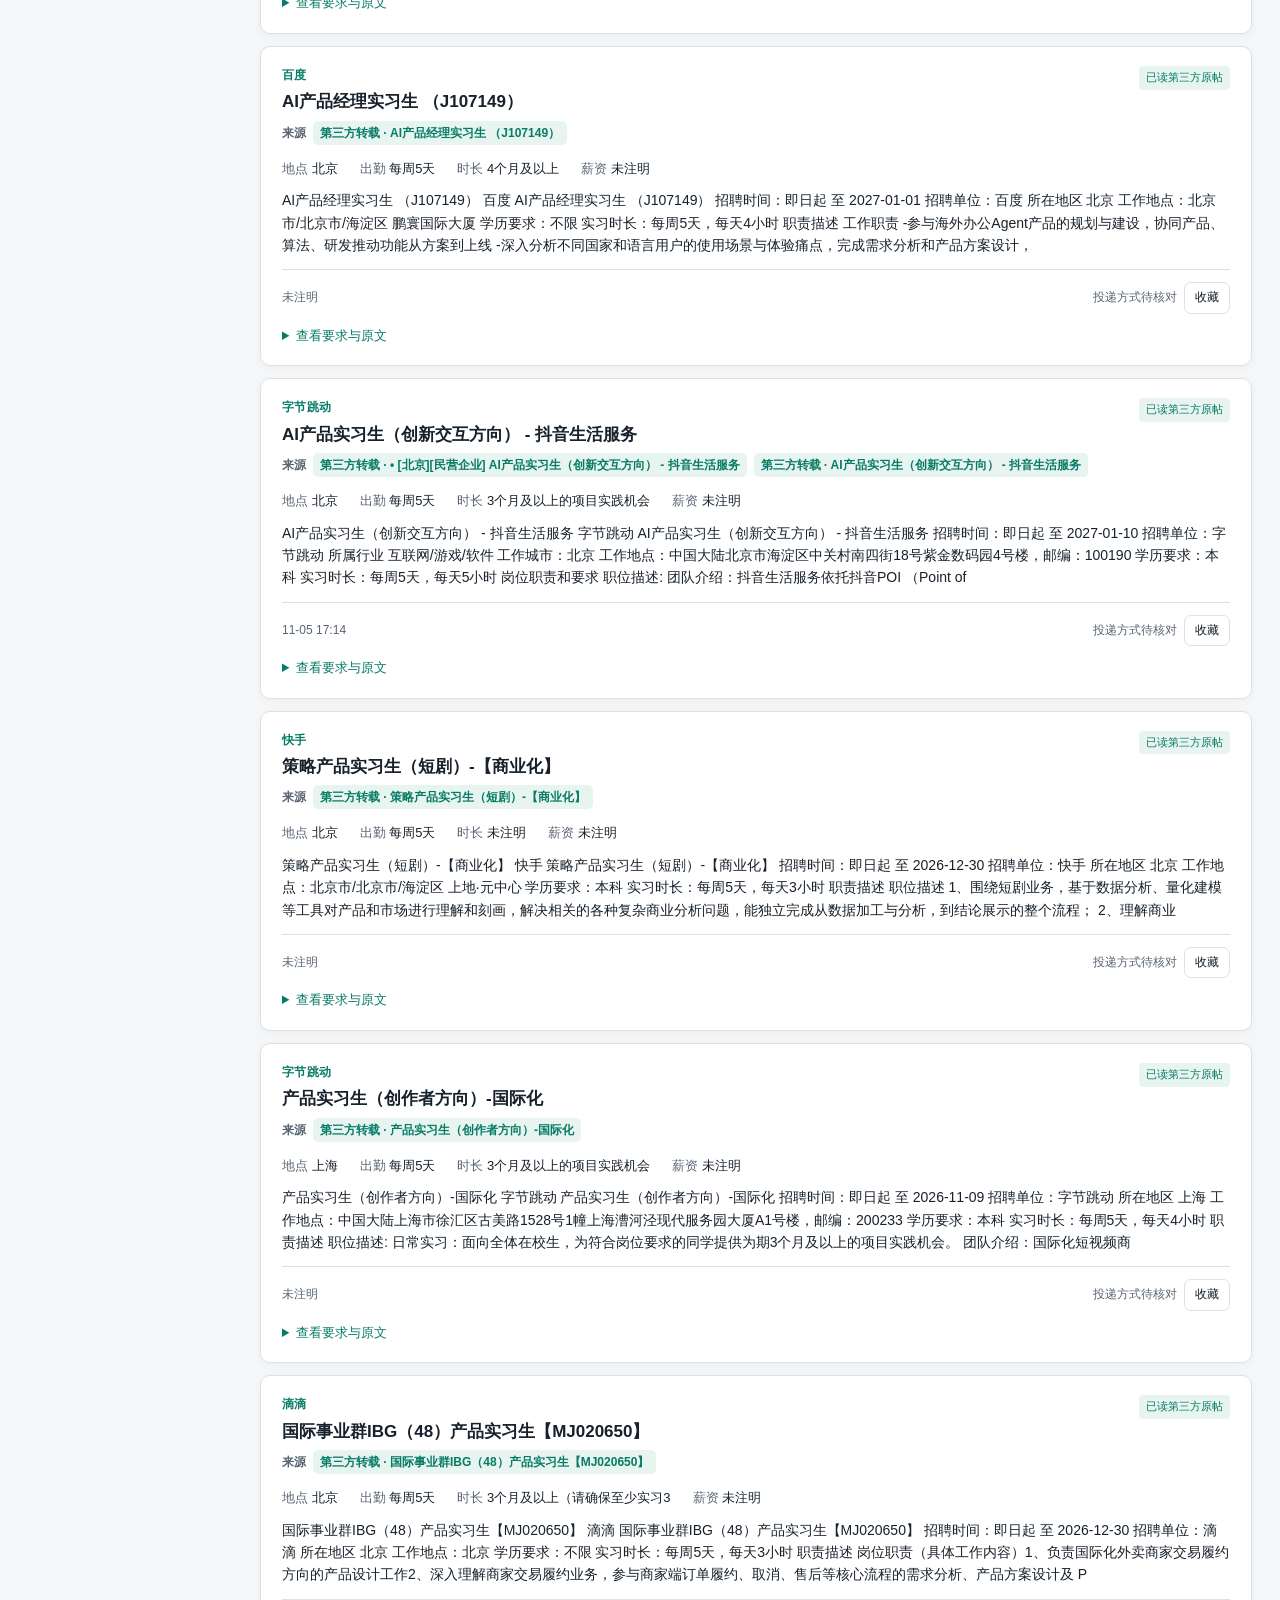
<file: product.html>
<!doctype html>
<html lang="zh-CN"><head><meta charset="utf-8"><meta name="viewport" content="width=device-width,initial-scale=1"><title>实习雷达 · 产品方向</title>
<style>
:root{color-scheme:light dark;--bg:#f5f6f7;--surface:#fff;--text:#17212b;--muted:#596575;--line:#dce1e6;--accent:#087b67;--soft:#e7f4ef;--warn:#8a5700;--warnbg:#fff4da;--focus:#176bba;--shadow:0 2px 9px #17212b09;font-family:"Segoe UI","Microsoft YaHei",sans-serif;font-size:15px}
@media(prefers-color-scheme:dark){:root{--bg:#14181c;--surface:#1c2228;--text:#e6ebef;--muted:#a9b5c0;--line:#37414b;--accent:#79d4bb;--soft:#203b33;--warn:#f3cc81;--warnbg:#3b3020;--focus:#8fc5ff;--shadow:none}}
*{box-sizing:border-box}body{margin:0;background:var(--bg);color:var(--text);line-height:1.6}button,input,select{font:inherit;color:inherit}button,a{touch-action:manipulation}a{color:var(--accent)}button{cursor:pointer;border:1px solid var(--line);background:var(--surface);border-radius:7px;padding:8px 13px}button:hover{border-color:var(--accent)}button:disabled{opacity:.6;cursor:wait}button:focus-visible,a:focus-visible,input:focus-visible,select:focus-visible,summary:focus-visible{outline:3px solid var(--focus);outline-offset:3px}.skip{position:absolute;left:12px;top:-90px;background:var(--surface);padding:12px;z-index:5}.skip:focus{top:10px}.shell{max-width:1740px;margin:auto;padding:25px 28px 40px}header{display:flex;justify-content:space-between;gap:24px;align-items:center}h1{font-size:25px;letter-spacing:-.5px;margin:0}h2{font-size:18px;margin:0 0 10px}h3{font-size:17px;margin:0}.subtitle,.muted{color:var(--muted)}.subtitle{margin:3px 0 0;font-size:13px}.header-actions{text-align:right;flex-shrink:0}.runtime{font-size:12px;color:var(--muted);margin-top:4px}.dot{display:inline-block;width:7px;height:7px;background:var(--accent);border-radius:100%;margin-right:5px}.statusline{margin-top:20px;background:var(--surface);border:1px solid var(--line);border-radius:9px;padding:12px 16px;display:flex;gap:25px;flex-wrap:wrap;font-size:13px}.stat strong{font-size:18px;font-variant-numeric:tabular-nums;margin-right:4px}.notice{font-size:13px;color:var(--warn);margin:10px 0 16px}.nav{display:flex;gap:5px;border-bottom:1px solid var(--line);margin-bottom:20px}.nav button{border:0;border-radius:0;background:none;color:var(--muted);padding:11px 18px;border-bottom:3px solid transparent}.nav button[aria-selected=true]{color:var(--text);font-weight:650;border-bottom-color:var(--accent)}.workarea{display:grid;grid-template-columns:210px minmax(0,1fr);gap:22px}.filters{display:flex;flex-direction:column;gap:16px}.filter-box{border:1px solid var(--line);border-radius:9px;background:var(--surface);padding:15px}.filters label{display:block;font-size:12px;color:var(--muted);margin:14px 0 5px}.filters label:first-child{margin-top:0}input,select{width:100%;border:1px solid var(--line);border-radius:6px;background:var(--surface);padding:9px}input::placeholder{color:var(--muted)}.category{width:100%;display:flex;justify-content:space-between;margin:4px 0;border:0;background:none;padding:8px 9px;text-align:left}.category[aria-pressed=true]{background:var(--soft);color:var(--accent);font-weight:650}.count{font-variant-numeric:tabular-nums}.small{font-size:12px;color:var(--muted)}.clear{width:100%;margin-top:14px;font-size:13px}.results-header{display:flex;justify-content:space-between;align-items:center;margin-bottom:12px;font-size:13px;gap:12px}.results-header select{width:auto;padding:5px 10px}.cards{display:flex;flex-direction:column;gap:12px}.card{background:var(--surface);border:1px solid var(--line);border-radius:10px;padding:19px 21px;box-shadow:var(--shadow)}.card-top{display:flex;justify-content:space-between;gap:15px;align-items:flex-start}.company{color:var(--accent);font-size:12px;font-weight:650;letter-spacing:.3px;margin-bottom:3px}.badge{display:inline-block;border-radius:4px;background:var(--soft);color:var(--accent);font-size:11px;padding:3px 7px;white-space:nowrap}.badge.warn{background:var(--warnbg);color:var(--warn)}.facts{display:flex;flex-wrap:wrap;gap:7px 22px;margin:14px 0 9px;font-size:13px}.facts span{color:var(--muted)}.facts b{font-weight:500;color:var(--text)}.summary{font-size:14px;max-width:1000px;margin:10px 0 13px}.card-bottom{display:flex;align-items:center;justify-content:space-between;gap:15px;border-top:1px solid var(--line);padding-top:12px}.source{font-size:12px;color:var(--muted)}.actions{display:flex;gap:7px;align-items:center;flex-wrap:wrap}.actions button{font-size:12px;padding:5px 10px}.actions a{font-size:12px}.primary{background:var(--accent);color:var(--surface);border-color:var(--accent)}details{margin-top:12px;font-size:13px}summary{cursor:pointer;color:var(--accent);width:fit-content}.detailbody{border-top:1px solid var(--line);margin-top:12px;padding-top:14px}.detailbody ul{padding-left:20px}.original{white-space:pre-wrap;overflow-wrap:anywhere;line-height:1.8;background:var(--bg);padding:15px;border-radius:6px;max-height:410px;overflow:auto}.mail{font-family:Consolas,monospace;overflow-wrap:anywhere}.empty{padding:60px 20px;text-align:center;border:1px dashed var(--line);border-radius:9px;background:var(--surface)}.tablewrap{border:1px solid var(--line);border-radius:8px;background:var(--surface);overflow-x:auto}table{width:100%;border-collapse:collapse;font-size:13px}th,td{text-align:left;padding:11px 14px;border-bottom:1px solid var(--line);white-space:nowrap}th{color:var(--muted);font-size:12px;font-weight:550}td:last-child{white-space:normal;min-width:230px}.source-tools{display:flex;gap:12px;margin-bottom:15px}.source-tools input{max-width:400px}.source-tools select{width:auto}.pending-list{display:grid;grid-template-columns:repeat(2,minmax(0,1fr));gap:10px}.pending-item{border:1px solid var(--line);background:var(--surface);padding:14px 16px;border-radius:8px}.pending-item a{font-size:14px}.pending-item p{margin:6px 0 0;font-size:12px;color:var(--muted)}footer{font-size:12px;color:var(--muted);margin-top:26px}.error{padding:14px;border:1px solid var(--warn);border-radius:7px;color:var(--warn);margin:10px 0}.toast{position:fixed;bottom:24px;left:50%;transform:translateX(-50%);padding:10px 18px;background:var(--text);color:var(--surface);border-radius:8px;z-index:10} [hidden]{display:none!important}
@media(max-width:800px){.shell{padding:18px 15px}header{align-items:flex-start;gap:10px}h1{font-size:22px}.header-actions button{font-size:12px;padding:7px}.runtime{max-width:140px}.statusline{gap:10px 20px;padding:10px}.workarea{grid-template-columns:1fr;gap:14px}.filters{display:grid;grid-template-columns:1fr 1fr;gap:10px}.filter-box{padding:10px}.filter-note{display:none}.card{padding:15px}.card-bottom{align-items:flex-start;flex-direction:column;gap:9px}.card-top{gap:8px}.badge{white-space:normal;max-width:90px}.pending-list{grid-template-columns:1fr}.nav button{padding:9px 12px}.source-tools{flex-wrap:wrap}.source-tools input{max-width:none}.facts{gap:6px 14px}.results-header{margin-top:0}}
@media(prefers-reduced-motion:reduce){*{scroll-behavior:auto!important}}
</style><link rel="stylesheet" href="./reading-queue.css?v=daily-view-1"><script src="./reading-queue.js?v=daily-view-1"></script><meta name="robots" content="noindex,nofollow"><meta name="referrer" content="no-referrer"><link rel="stylesheet" href="./publication.css"><script src="./publication.js"></script></head><body><a class="skip" href="#main">跳到岗位列表</a><div class="shell">
<header><div><h1>实习雷达 <span class="muted" style="font-weight:400">/ 产品方向</span></h1><p class="subtitle" id="scope">已授权招聘来源 · 近一周</p></div><div class="header-actions"><a id="finance-board" href="./">金融投研看板</a><button id="refresh" hidden disabled>后台更新</button><a id="mobilelink" hidden target="_blank" rel="noopener noreferrer">手机入口</a><div class="runtime" id="runtime"><span class="dot"></span>正在连接本地读取器</div></div></header><aside class="publication-bar" id="publication-status" role="status">正在读取保存时间…</aside>
<nav id="decision-entry" class="rq-decisions" aria-label="岗位决策与补读"></nav><nav class="nav" aria-label="看板视图" role="tablist"><button role="tab" aria-selected="true" data-tab="jobs" id="tab-jobs" aria-controls="jobs">岗位</button><button role="tab" aria-selected="false" data-tab="sources" id="tab-sources" aria-controls="sources">来源覆盖</button><button role="tab" aria-selected="false" data-tab="pending" id="tab-pending" aria-controls="pending">补读速览</button></nav>
<main id="main" tabindex="-1"><div id="loaderror" class="error" hidden></div><section id="jobs" role="tabpanel" aria-labelledby="tab-jobs"><div class="workarea"><aside class="filters" aria-label="筛选岗位"><div class="filter-box"><div class="small" style="padding:0 9px 6px">信息状态</div><button class="category" data-category="verified" aria-pressed="true"><span>产品岗位</span><span class="count" id="n-verified">0</span></button><button class="category" data-category="lead" aria-pressed="false"><span>待补充线索</span><span class="count" id="n-lead">0</span></button><button class="category" data-category="adjacent" aria-pressed="false"><span>相关机会</span><span class="count" id="n-adjacent">0</span></button><button class="category" data-category="saved" aria-pressed="false"><span>我的收藏</span><span class="count" id="n-saved">0</span></button></div><div class="filter-box"><label for="query">公司 / 岗位 / 技能</label><input id="query" type="search" placeholder="如：快手、AI、SQL"><label for="city">城市</label><select id="city"><option value="">全部城市</option><option>北京</option><option>上海</option><option>地点未注明</option></select><label for="direction">方向</label><select id="direction"><option value="">全部产品方向</option><option>AI / 技术产品</option><option>策略产品</option><option>增长产品</option><option>数据产品</option><option>产品经理</option></select><button class="clear" id="clear">清空筛选</button></div><p class="small filter-note">每条都保留来源、原文和缺失字段。条目数代表招聘信息，原文未写 HC 人数时不作推测。</p></aside><div><div class="results-header"><span id="resultcount" tabindex="-1" role="status" aria-live="polite">正在读取…</span><label>排序 <select id="sort"><option value="new">最新发布</option><option value="company">按公司</option></select></label></div><div id="cards" class="cards"></div></div></div></section>
<section id="sources" role="tabpanel" aria-labelledby="tab-sources" hidden><h2>来源覆盖</h2><div class="statusline" id="stats" aria-label="扫描范围"></div><p class="notice" id="notice"></p><p class="muted" style="font-size:13px">仅展示已识别的招聘群和求职公众号，扫描本机近一周记录。缺失原图或未同步历史仍可能包含岗位。</p><div class="source-tools"><label for="sourcequery" class="small" style="align-self:center">查找来源</label><input id="sourcequery" type="search" placeholder="输入群或公众号名称"><label for="sourcekind" class="small" style="align-self:center">类型</label><select id="sourcekind"><option value="group">微信群</option><option value="followed_account">已关注公众号</option></select></div><div class="tablewrap" role="region" aria-label="来源覆盖表，可横向滚动" tabindex="0"><table><thead><tr><th>群 / 公众号</th><th>一周消息</th><th>图片待核对</th><th>覆盖状态</th></tr></thead><tbody id="sourcebody"></tbody></table></div><p class="small" id="sourcecount" role="status"></p></section>
<section id="pending" role="tabpanel" aria-labelledby="tab-pending" hidden><div id="reading-panel"></div></section></main>
<footer id="footer">所有数据保存在本机。看板仅监听 127.0.0.1。</footer></div><div class="toast" id="toast" role="status" hidden></div>
<script>
'use strict';
const initialParams=new URLSearchParams(location.search);
const decisionFilters={today:ReadingQueue.decisionToday,ready:ReadingQueue.decisionReady,information_gaps:ReadingQueue.decisionNeedsInformation,new_ready:ReadingQueue.decisionNew,open:ReadingQueue.decisionOpen};
let DATA=null,category='verified',currentTab='jobs',decisionMode=Object.hasOwn(decisionFilters,initialParams.get('focus'))?initialParams.get('focus'):'';
let requestedJob=initialParams.get('job');let saved=new Set();try{saved=new Set(JSON.parse(localStorage.getItem('internship-saved')||'[]'))}catch{}const $=id=>document.getElementById(id);const h=(tag,cls,txt)=>{const x=document.createElement(tag);if(cls)x.className=cls;if(txt!=null)x.textContent=txt;return x};const when=s=>s?s.slice(5,16).replace('T',' '):'未注明';const missing=s=>s||'未注明';let toastTimer;function toast(t){$('toast').textContent=t;$('toast').hidden=false;clearTimeout(toastTimer);toastTimer=setTimeout(()=>$('toast').hidden=true,2300)}
function counts(){for(const c of ['verified','lead','adjacent'])$('n-'+c).textContent=DATA.jobs.filter(j=>j.category===c).length;$('n-saved').textContent=DATA.jobs.filter(j=>saved.has(j.id)).length}
function syncViewURL(){const url=new URL(location.href);if(decisionMode)url.searchParams.set('focus',decisionMode);else url.searchParams.delete('focus');if(currentTab!=='jobs')url.searchParams.set('tab',currentTab);else url.searchParams.delete('tab');history.replaceState(null,'',url)}
function choose(c){decisionMode='';category=c;syncViewURL();renderJobs();renderDecisionEntry()}
function fact(parent,label,value){const n=h('span');n.append(document.createTextNode(label+' '),h('b','',missing(value)));parent.append(n)}
function renderJobs(){if(!DATA)return;counts();document.querySelectorAll('[data-category]').forEach(b=>b.setAttribute('aria-pressed',String(!decisionMode&&b.dataset.category===category)));const query=$('query').value.trim().toLowerCase();const decision=decisionFilters[decisionMode];let list=DATA.jobs.filter(j=>(decision?ReadingQueue.decisionInWindow(j,DATA)&&decision(j):category==='saved'?saved.has(j.id):j.category===category)&&(!$('city').value||(j.cities||String(j.city||'').split(' / ')).includes($('city').value)||(!j.city&&$('city').value==='地点未注明'))&&(!$('direction').value||j.direction===$('direction').value)&&(!query||[j.company,j.title,j.summary,...j.requirements].join(' ').toLowerCase().includes(query)));if($('sort').value==='company')list.sort((a,b)=>a.company.localeCompare(b.company,'zh-CN'));$('resultcount').textContent=`${list.length} 条招聘信息 · ${decisionMode==='new_ready'?'今日新增可判断':decisionMode==='open'?'已确认开放':decisionMode==='today'?'今日值得看':decisionMode==='ready'?'岗位资料齐备':decisionMode==='information_gaps'?'岗位资料待补':category==='lead'?'按标题或卡片归类，详见原文':'原文未标注的字段显示“未注明”'}`;$('cards').replaceChildren();if(!list.length){const e=h('div','empty');e.append(h('h3','','没有匹配的岗位'),h('p','muted','试试清空筛选，或切换信息状态。'));$('cards').append(e);return}for(const j of list){const card=h('article','card');card.id='job-'+j.id;const top=h('div','card-top'),title=h('div');title.append(h('div','company',j.company),h('h3','',j.title));top.append(title,h('span','badge'+(j.category==='lead'?' warn':''),j.category==='lead'?'信息待补充':j.source_kind==='公众号卡片'?'卡片摘录 · 原文待核':j.official_verified?'官方 JD 已核实':j.category==='adjacent'?'智能硬件相关':j.source_kind==='第三方平台/转发'?'已读第三方原帖':'已核对原帖'));card.append(top,ReadingQueue.sourceRow([{id:j.source_id,name:j.source_name,kind:j.source_kind,wechat_kind:j.source_wechat_kind,url:j.source_url},...(j.additional_sources||[])],DATA));const facts=h('div','facts');fact(facts,'地点',j.city);fact(facts,'出勤',j.days);fact(facts,'时长',j.months);fact(facts,'薪资',j.salary);card.append(facts,h('p','summary',j.summary));const missingProof=ReadingQueue.decisionMissing(j);if(missingProof.length)card.append(h('p','small','还缺 '+missingProof.join('、')));const bottom=h('div','card-bottom');bottom.append(h('div','source',`${j.published_at?'首发 '+when(j.published_at):j.official_verified?'首发未知':when(j.posted_at)}`));const acts=h('div','actions');if(j.application_url){const apply=h('a','','打开投递页面');apply.href=j.application_url;apply.target='_blank';apply.rel='noopener noreferrer';acts.append(apply)}if(j.email){const copy=h('button','primary','复制投递邮箱');copy.setAttribute('aria-label','复制 '+j.company+' '+j.title+' 的投递邮箱');copy.onclick=async()=>{try{await navigator.clipboard.writeText(j.email);toast('已复制：'+j.email)}catch{toast('复制失败，可在详情中选取邮箱')}};acts.append(copy)}else if(!j.application_url){acts.append(h('span','small','投递方式待核对'))}const save=h('button','',saved.has(j.id)?'已收藏':'收藏');save.setAttribute('aria-pressed',saved.has(j.id));save.onclick=()=>{saved.has(j.id)?saved.delete(j.id):saved.add(j.id);localStorage.setItem('internship-saved',JSON.stringify([...saved]));renderJobs()};acts.append(save);bottom.append(acts);card.append(bottom);const det=h('details');det.append(h('summary','',j.source_kind==='公众号卡片'?'查看卡片已知信息':'查看要求与原文'));const body=h('div','detailbody');if(j.requirements.length){const ul=h('ul');j.requirements.forEach(r=>ul.append(h('li','',r)));body.append(ul)}if(j.email)body.append(h('p','mail','投递邮箱：'+j.email));if(j.application_note)body.append(h('p','',j.application_note));if(j.last_verified_at)body.append(h('p','small','最后核验 '+when(j.last_verified_at)));if(j.changes?.length)body.append(h('p','small','JD 有变化 · '+when(j.changes.at(-1).at)));body.append(h('p','small','HC 人数 '+(j.hc_count??'未注明')+' · 截止 '+(j.deadline||'未注明')+' · '+(j.opening_status||j.review)));if(j.source_url){const a=h('a','','打开来源原文');a.href=j.source_url;a.target='_blank';a.rel='noopener noreferrer';body.append(a)}if(j.additional_sources?.length){const list=h('ul');for(const r of j.additional_sources){const item=h('li','small');item.append(document.createTextNode([ReadingQueue.sourceLabel(r,DATA),r.time&&when(r.time)].filter(Boolean).join(' · ')));if(r.url){const a=h('a','','打开转载');a.href=r.url;a.target='_blank';a.rel='noopener noreferrer';item.append(' · ',a)}list.append(item)}body.append(h('p','small','转载出处'),list)}const original=h('pre','original',j.original);original.tabIndex=0;original.setAttribute('aria-label','消息原文，可滚动');body.append(original,h('p','small','原帖索引：'+j.message_id));det.append(body);card.append(det);$('cards').append(card)}}
function renderSources(){if(!DATA)return;const list=($('sourcekind').value==='group'?DATA.groups:DATA.accounts).filter(s=>s.name.toLowerCase().includes($('sourcequery').value.trim().toLowerCase()));$('sourcebody').replaceChildren();for(const s of list){const tr=h('tr');[s.name,s.message_count,s.image_pending,s.status].forEach(t=>tr.append(h('td','',String(t))));$('sourcebody').append(tr)}$('sourcecount').textContent=`显示 ${list.length} 个来源 · 本机覆盖状态截至 ${when(DATA.collected_at)}`}
function renderPending(){if(DATA)ReadingQueue.mount($('reading-panel'),DATA.reading_queue,DATA.image_issues||[])}
function render(){const c=DATA.coverage;$('scope').textContent=`${DATA.window_start.slice(0,10)} 至 ${DATA.window_end.slice(0,10)} · 招聘群与已关注求职公众号`;$('stats').replaceChildren();for(const [n,label] of [[c.groups,'个招聘群'],[c.followed_accounts,'个求职公众号'],[c.messages,'条招聘范围消息']]){const s=h('span','stat');s.append(h('strong','',String(n)),document.createTextNode(label));$('stats').append(s)}$('stats').append(h('span','small','读取截至 '+when(DATA.collected_at)));const backlog=ReadingQueue.weekQueue(DATA.reading_queue);$('tab-pending').textContent=backlog?`补读速览 ${backlog.total}`:'补读速览';$('notice').textContent='群图片完整识别 '+c.images_read+'/'+c.images_total+'。';$('footer').textContent='后台每 5 分钟检查新消息，正文、图片独立补读并抽取去重；登录 Windows 后自动启动及恢复进程。电脑需开机联网且微信有本地记录。共享页仅展示招聘信息，电脑开机联网时自动更新。';renderJobs();renderSources();renderPending();
 ReadingQueue.mountClues($('jobs'),DATA.reading_queue,'product',DATA.jobs,DATA);
 renderDecisionEntry();
}
function renderDecisionEntry(){
 if(!DATA)return;
 ReadingQueue.decisions($('decision-entry'),DATA.reading_queue,DATA.jobs,DATA.image_issues,(key,stage)=>{
 if(key==='pending'||key==='gaps'){
  if(key==='gaps'&&DATA.reading_queue?.local_login){location.assign(DATA.reading_queue.local_login);return}
  selectTab($('tab-pending'));ReadingQueue.show($('reading-panel'),stage);return
 }
 decisionMode=key;selectTab($('tab-jobs'));for(const id of ['query','city','direction'])$(id).value='';
 renderJobs();renderDecisionEntry();$('resultcount').focus({preventScroll:true});$('resultcount').scrollIntoView({block:'start'})
 },{board:DATA,activeKey:decisionMode});
}
if(location.protocol==='http:'&&location.port==='18936'&&['127.0.0.1','localhost','[::1]'].includes(location.hostname)&&!window.RadarPublication){
 $('finance-board').textContent='优先看 · 金融与产品';
}
function openLinkedJob(){
 if(!requestedJob)return;
 const job=DATA.jobs.find(item=>item.id===requestedJob);requestedJob=null;
 if(!job){toast('这条岗位当前不可用');return;}
 for(const id of ['query','city','direction'])$(id).value='';
 selectTab(tabs.find(tab=>tab.dataset.tab==='jobs'));choose(job.category);
 const card=$('job-'+job.id);const detail=card.querySelector('details');detail.open=true;
 detail.querySelector('summary').focus({preventScroll:true});card.scrollIntoView({block:'start'});
}
async function load(){try{const r=await fetch('./data/data.json');if(!r.ok)throw Error('读取失败');DATA=await r.json();for(const [old,id] of Object.entries(DATA.job_aliases||{}))if(saved.has(old)){saved.add(id);try{localStorage.setItem('internship-saved',JSON.stringify([...saved]))}catch{}}$('loaderror').hidden=true;render();openLinkedJob()}catch(e){$('loaderror').textContent='共享快照暂时未能加载，当前结果会保留；请稍后重试。';$('loaderror').hidden=false}}
async function status(){try{const r=await fetch('./data/status.json');const s=await r.json();if(s.snapshot_at){RadarPublication.update(s);return;}$('runtime').textContent=s.status==='running'?'后台正在更新，不占用桌面':s.status==='failed'?'更新失败，已保留上次结果':'每 5 分钟检查新消息 · 不占用桌面';$('refresh').disabled=s.status==='running';if(s.status==='failed'){$('loaderror').textContent='本次后台读取失败（'+s.last_error+'）。仍显示上次成功读取的结果。';$('loaderror').hidden=false}}catch{$('runtime').textContent='后台连接中断 · 保留已有结果'}}
document.querySelectorAll('[data-category]').forEach(b=>b.onclick=()=>choose(b.dataset.category));['query','city','direction','sort'].forEach(id=>$(id).addEventListener('input',renderJobs));$('clear').onclick=()=>{$('query').value='';$('city').value='';$('direction').value='';choose(category)};['sourcequery','sourcekind'].forEach(id=>$(id).addEventListener('input',renderSources));const tabs=[...document.querySelectorAll('[data-tab]')];function selectTab(b){currentTab=b.dataset.tab;$('decision-entry').hidden=currentTab!=='jobs';syncViewURL();tabs.forEach(t=>{t.setAttribute('aria-selected',t===b);t.tabIndex=t===b?0:-1;$(t.dataset.tab).hidden=t!==b})}tabs.forEach((b,i)=>{b.tabIndex=i===0?0:-1;b.onclick=()=>selectTab(b);b.onkeydown=e=>{let n=e.key==='ArrowRight'?(i+1)%tabs.length:e.key==='ArrowLeft'?(i+tabs.length-1)%tabs.length:e.key==='Home'?0:e.key==='End'?tabs.length-1:null;if(n!==null){e.preventDefault();selectTab(tabs[n]);tabs[n].focus()}}});$('refresh').onclick=async()=>{try{$('refresh').disabled=true;await fetch('/api/refresh',{method:'POST',headers:{'X-Workbench':'local'}});toast('已开始后台更新');setTimeout(async()=>{await load();await status()},5000)}catch{toast('更新未启动，请稍后重试')}finally{$('refresh').disabled=false}};fetch('./data/mobile.json').then(r=>r.ok?r.json():null).then(s=>{if(s&&s.available){$('mobilelink').href=s.url;$('mobilelink').hidden=false}}).catch(()=>{});if(['pending','sources'].includes(initialParams.get('tab')))selectTab($('tab-'+initialParams.get('tab')));load();status();setInterval(()=>{if(!document.hidden){load();status()}},60000);
</script></body></html>
</file>
<file: finance.css>
:root{color-scheme:light dark;--bg:#f5f6f7;--surface:#fff;--text:#17212b;--muted:#596575;--line:#dce1e6;--accent:#087b67;--soft:#e7f4ef;--warn:#8a5700;--warnbg:#fff4da;--focus:#176bba;--danger:#a13232}
*{box-sizing:border-box}body{margin:0;background:var(--bg);color:var(--text);font:14px/1.6 system-ui,-apple-system,"Segoe UI","Microsoft YaHei",sans-serif}a{color:var(--accent);text-underline-offset:3px}button,input,select{font:inherit;color:inherit;touch-action:manipulation}button,input,select{border:1px solid var(--line);background:var(--surface);border-radius:8px;min-height:40px;padding:8px 12px}button{cursor:pointer}button:hover,a:hover{color:var(--accent)}button:hover{border-color:var(--accent);background:var(--soft)}:focus-visible{outline:3px solid var(--focus);outline-offset:3px}[hidden]{display:none!important}.shell{padding:0 28px 24px;max-width:1800px;margin:auto}header{display:flex;align-items:center;justify-content:space-between;gap:16px;min-height:76px;border-bottom:1px solid var(--line)}.brand{display:flex;align-items:center;gap:10px;white-space:nowrap}.radar-mark{color:var(--accent);font-size:26px}h1{font-size:20px;letter-spacing:-.5px;margin:0}.edition{color:var(--muted);font-size:13px;border-left:1px solid var(--line);padding-left:12px}.actions{display:flex;align-items:center;gap:20px;font-size:13px}.actions a{text-decoration:none}.actions button{background:var(--text);color:var(--surface);border-color:var(--text)}button:disabled{cursor:wait;opacity:.6}.statusbar{display:flex;justify-content:space-between;gap:12px;padding:9px 0;color:var(--muted);font-size:11px;flex-wrap:wrap}.statusbar #status:before{content:"";display:inline-block;background:var(--accent);border-radius:50%;width:6px;height:6px;margin-right:7px}.views{display:flex;gap:24px;border-bottom:1px solid var(--line);margin-bottom:24px;overflow:auto}.views button{border:0;border-radius:0;border-bottom:2px solid transparent;background:transparent;padding:12px 1px;white-space:nowrap;color:var(--muted);font-size:13px}.views button[aria-pressed=true]{border-bottom-color:var(--accent);color:var(--text);font-weight:650}.page-heading{display:flex;align-items:center;justify-content:space-between;margin-bottom:22px}.page-heading h2{font-size:25px;letter-spacing:-.7px;margin:0 0 4px;text-wrap:balance}.page-heading p{margin:0;color:var(--muted);font-size:13px}.range-label{font-size:12px;color:var(--muted)}.pools{display:grid;grid-template-columns:repeat(4,1fr);gap:0;border:1px solid var(--line);border-radius:10px;overflow:hidden;background:var(--surface)}.pools button{display:flex;justify-content:space-between;align-items:center;gap:8px;border:0;border-right:1px solid var(--line);border-radius:0;padding:16px 20px;font-weight:600;position:relative;background:transparent}.pools button:last-child{border:0}.pools button[aria-pressed=true]{background:var(--soft);color:var(--accent);box-shadow:inset 0 -3px var(--accent)}.n{font-variant-numeric:tabular-nums;font-weight:500;font-size:12px;opacity:.8}.inbox{display:flex;align-items:center;gap:8px;padding:18px 0;overflow:auto}.quick-focus{border-color:transparent;background:transparent;min-height:34px;padding:6px 11px;display:flex;gap:9px;white-space:nowrap;font-size:12px;color:var(--muted)}.quick-focus[aria-pressed=true]{background:var(--text);color:var(--surface)}.workspace{display:grid;grid-template-columns:210px minmax(0,1fr);gap:24px;align-items:start}.filter-panel{border:1px solid var(--line);border-radius:10px;background:var(--surface);overflow:hidden}.filter-panel>summary{padding:12px 16px;font-weight:600;font-size:13px;cursor:pointer;list-style:none;display:flex;justify-content:space-between}.filter-panel>summary span{background:var(--bg);border-radius:4px;min-width:20px;text-align:center;color:var(--muted)}.filter-panel>aside{padding:0 16px 16px}aside label{display:block;font-size:11px;color:var(--muted);margin:14px 0 5px}aside select,aside input,.wide{width:100%;min-width:0;font-size:12px}aside .wide{margin-top:18px}aside .hint{font-size:10px}.searchbar{display:flex;gap:8px;margin-bottom:16px}.searchbar input{flex:1;min-width:0;height:42px;background:var(--surface);padding-left:15px}.searchbar button{display:none}.resultbar{display:flex;justify-content:space-between;align-items:center;gap:8px;font-size:12px;color:var(--muted)}#count strong{font-size:16px;color:var(--text);font-weight:650}#sort{background:transparent;border:0;font-size:12px;padding:5px;min-height:34px;max-width:160px}.hint{font-size:11px;color:var(--muted);line-height:1.7}#date-note{margin:2px 0 13px}.card{border:1px solid var(--line);border-radius:10px;background:var(--surface);margin-bottom:12px;padding:20px 22px;content-visibility:auto;contain-intrinsic-size:auto 240px}.cardhead{display:flex;justify-content:space-between;align-items:start;gap:20px}.card-title{min-width:0}.company{font-size:12px;color:var(--muted);margin:0 0 3px}.job-title{font-weight:650;font-size:18px;line-height:1.5;text-align:left;border:0;background:transparent;padding:0;min-height:28px;overflow-wrap:anywhere;border-radius:2px}.job-title:hover{background:transparent;text-decoration:underline;text-underline-offset:4px}.badge{font-size:11px;font-weight:500;padding:4px 8px;line-height:1.5;display:inline-block;border-radius:5px;white-space:nowrap;background:var(--bg);color:var(--muted)}.warning{background:var(--warnbg);color:var(--warn)}.positive{color:var(--accent);background:var(--soft)}.conflict{color:var(--danger)}.facts{display:flex;gap:6px 16px;flex-wrap:wrap;font-size:11px;margin:9px 0 14px;color:var(--muted)}.facts .place{color:var(--text);font-weight:600}.facts b{font-weight:500;color:var(--text)}.decision-line{display:flex;gap:12px;align-items:baseline;margin:7px 0}.line-label{font-size:10px;white-space:nowrap;flex:0 0 32px;font-weight:600;color:var(--accent)}.decision-line p{margin:0;font-size:12px;line-height:1.75;display:-webkit-box;-webkit-line-clamp:2;-webkit-box-orient:vertical;overflow:hidden}.decision-line.gate .line-label{color:var(--muted)}.barrier{color:var(--muted)}.card-bottom{display:flex;align-items:center;justify-content:space-between;gap:12px;border-top:1px solid var(--line);margin-top:15px;padding-top:11px}.signals{display:flex;align-items:center;flex-wrap:wrap;gap:6px 12px;font-size:10px}.new-dot{color:var(--accent)}.new-dot:before{content:"";width:5px;height:5px;display:inline-block;background:var(--accent);margin-right:5px;border-radius:50%}.deadline{color:var(--warn)}.muted{color:var(--muted)}.cardactions{display:flex;align-items:center;gap:8px;flex-wrap:wrap;flex-shrink:0}.cardactions button{font-size:12px;min-height:34px;padding:5px 12px}.primary{background:var(--accent);color:var(--surface);border-color:var(--accent)}.primary:hover{background:var(--accent);color:var(--surface);filter:brightness(.94)}.feedback[aria-pressed=true]{background:var(--soft);color:var(--accent);border-color:var(--accent)}.empty{padding:40px 24px;text-align:center;border:1px dashed var(--line);border-radius:10px;color:var(--muted)}.empty h3{color:var(--text);margin-top:0}.empty button{margin-top:10px}.tablewrap{overflow:auto;max-width:100%;border:1px solid var(--line);border-radius:8px;background:var(--surface)}table{border-collapse:collapse;width:100%;font-size:12px;min-width:640px}th,td{text-align:left;vertical-align:top;border-bottom:1px solid var(--line);padding:11px 13px;max-width:460px;overflow-wrap:anywhere}th{font-weight:600;color:var(--muted);background:var(--bg);white-space:nowrap}tr:last-child td{border-bottom:0}#coverage,#profile,#acceptance{padding-bottom:20px}section>h2{font-size:22px;margin-top:0}h3{font-size:14px;margin:24px 0 10px}.notice{background:var(--warnbg);color:var(--warn);padding:12px 14px;border-radius:7px;font-size:12px}.metricgrid{display:grid;grid-template-columns:repeat(4,1fr);gap:12px;margin:20px 0}.metric{background:var(--surface);border:1px solid var(--line);padding:16px;border-radius:8px}.metric b{display:block;font-size:26px;font-variant-numeric:tabular-nums}.metric span{font-size:12px;color:var(--muted)}footer{display:flex;justify-content:space-between;font-size:11px;color:var(--muted);padding:18px 0;margin-top:24px;border-top:1px solid var(--line);gap:10px;flex-wrap:wrap}#error{display:flex;align-items:center;justify-content:space-between;gap:10px;font-size:12px;color:var(--danger);border:1px solid var(--danger);border-radius:8px;padding:12px 16px;margin:12px 0}#toast{position:fixed;left:50%;bottom:max(24px,env(safe-area-inset-bottom));transform:translateX(-50%);background:var(--text);color:var(--surface);border-radius:9px;padding:13px 17px;display:flex;align-items:center;gap:16px;max-width:calc(100vw - 32px);width:max-content;font-size:13px;z-index:100;box-shadow:0 6px 24px #0002}#toast button{background:transparent;color:inherit;border-color:currentColor;min-height:30px;font-size:12px;padding:4px 8px;white-space:nowrap}.skip{position:fixed;top:-100px;left:16px;padding:12px;background:var(--surface);z-index:150}.skip:focus{top:10px}.sr-only{position:absolute;width:1px;height:1px;padding:0;margin:-1px;overflow:hidden;clip:rect(0,0,0,0);white-space:nowrap;border:0}dialog{position:fixed;inset:0 0 0 auto;margin:0;border:0;border-left:1px solid var(--line);background:var(--surface);color:var(--text);width:min(860px,92vw);height:100dvh;max-height:100dvh;padding:0;max-width:100vw;overscroll-behavior:contain}dialog::backdrop{background:#10182066;backdrop-filter:blur(2px)}.drawer-head{position:sticky;top:0;background:var(--surface);border-bottom:1px solid var(--line);display:flex;align-items:center;justify-content:space-between;padding:14px 28px;z-index:2;font-size:12px;color:var(--muted)}.drawer-head button{min-height:34px;font-size:12px}#detail-content{padding:24px 28px 60px;overflow-wrap:anywhere}.detail-intro h2{font-size:23px;line-height:1.5;margin:4px 0 12px}.detail-why{font-size:14px;line-height:1.85}.apply-box{border:1px solid var(--line);border-radius:8px;padding:16px;margin:20px 0}.apply-box h3{margin:0 0 10px}.apply-box .cardactions{margin-top:15px}.email-row{display:flex;align-items:center;justify-content:space-between;gap:12px;margin:8px 0}.email-row span{overflow-wrap:anywhere;min-width:0}.email-row button{white-space:nowrap;font-size:11px;min-height:32px}.detail-facts{display:grid;grid-template-columns:1fr 1fr;gap:12px}.detailgrid{display:grid;grid-template-columns:minmax(0,1fr);gap:20px}.detailgrid>div{min-width:0}.detailgrid h3{border-bottom:1px solid var(--line);padding-bottom:8px}.detailgrid p{font-size:12px}.quote{padding:6px 12px;border-left:2px solid var(--line);color:var(--muted);font-size:12px}.jd,#detail-content>details{border-top:1px solid var(--line);margin-top:24px;padding-top:16px}summary{cursor:pointer;min-height:30px;font-weight:600}pre{white-space:pre-wrap;overflow-wrap:anywhere;font-size:13px;line-height:1.9;padding:16px;background:var(--bg);border-radius:8px;max-height:520px;overflow:auto;font-family:inherit}ol{padding-left:22px}li{margin:10px 0}#profile-content{max-width:1000px}#change-list .card{font-size:12px}#acceptance-table td:first-child{min-width:140px}
@media(min-width:801px){.filter-panel:not([open])>aside{display:block}.filter-panel>summary{pointer-events:none}#filter-count{display:none}}
@media(prefers-color-scheme:dark){:root{--bg:#14181c;--surface:#1c2228;--text:#e6ebef;--muted:#a9b5c0;--line:#37414b;--accent:#79d4bb;--soft:#203b33;--warn:#f3cc81;--warnbg:#3b3020;--focus:#8fc5ff;--danger:#ffaaa6}.primary{color:var(--bg)}.primary:hover{color:var(--bg)}}
@media(max-width:800px){.shell{padding:0 16px 16px}header{min-height:66px;gap:8px}.brand{gap:7px}.radar-mark{font-size:22px}h1{font-size:18px}.edition{font-size:11px;padding-left:7px}.actions{gap:8px}.actions a{font-size:10px}.actions button{font-size:11px;padding:6px 9px;min-height:34px}#mobile{display:none!important}.statusbar{font-size:10px;padding:9px 0;gap:3px}#stamp{display:none}.views{margin-bottom:20px;gap:22px}.views button{font-size:11px;padding:10px 0}.page-heading{margin-bottom:18px}.page-heading h2{font-size:21px}.page-heading p{font-size:11px}.range-label{display:none}.pools{grid-template-columns:1fr 1fr;gap:1px;background:var(--line)}.pools button{background:var(--surface);font-size:12px;padding:12px 13px;border:0;min-height:46px}.pools button[aria-pressed=true]{box-shadow:inset 3px 0 var(--accent)}.inbox{gap:3px;padding:13px 0}.quick-focus{font-size:11px;gap:6px;padding:6px 8px}.quick-focus .n{font-size:10px}.workspace{display:flex;flex-direction:column;gap:0}.results{order:0;width:100%;min-width:0}.filter-panel{order:-1;width:100%;margin-bottom:12px}.filter-panel:not([open]){display:none}.filter-panel>aside{display:grid;grid-template-columns:1fr 1fr;gap:4px 12px}.filter-panel aside label{align-self:center}.filter-panel aside .hint,.filter-panel aside .wide{grid-column:1/-1}.searchbar{margin-bottom:9px}.searchbar input{font-size:12px;height:40px}.searchbar button{display:block;font-size:12px;white-space:nowrap}.resultbar{font-size:11px}#count strong{font-size:14px}#sort{font-size:11px}#date-note{font-size:10px;margin:2px 0 11px}.card{padding:16px;margin-bottom:10px;contain-intrinsic-size:auto 280px}.cardhead{gap:10px}.job-title{font-size:16px;min-height:28px}.company{font-size:11px}.badge{font-size:10px;padding:3px 6px;flex-shrink:0}.facts{gap:4px 12px;margin:8px 0 12px;font-size:10px}.decision-line{gap:8px;margin:6px 0}.decision-line p{font-size:11px}.line-label{font-size:10px;flex-basis:30px}.card-bottom{gap:9px;flex-wrap:wrap;padding-top:10px;margin-top:12px}.signals{font-size:9px;gap:4px 8px;max-width:100%}.cardactions{gap:6px}.cardactions button{min-height:34px;font-size:11px;padding:5px 10px}.card-bottom>.cardactions{margin-left:auto}.metricgrid{grid-template-columns:1fr 1fr}.metric{padding:12px}.metric b{font-size:22px}.metric span{font-size:10px}dialog{width:100vw}.drawer-head{padding:12px 16px}#detail-content{padding:20px 16px 70px}.detail-intro h2{font-size:21px}.detail-why{font-size:13px}.detail-facts{gap:12px;font-size:11px}.apply-box{padding:13px}.email-row{font-size:12px}pre{font-size:12px}#toast{font-size:12px;gap:9px;bottom:16px;padding:11px 13px}.notice{font-size:11px}footer{font-size:10px}#error{padding:12px;font-size:11px}}
@media(prefers-reduced-motion:reduce){*{scroll-behavior:auto!important}}

.personal-picks{
  background:var(--surface);
  border:1px solid var(--line);
  border-radius:12px;
  margin-bottom:18px;
  padding:16px 18px;
}
.pools{grid-template-columns:repeat(5,minmax(0,1fr))}
.priority-summary{font-size:15px;font-weight:700;margin-bottom:8px}
.career-pay-note{margin:0 0 10px;font-size:12px;color:var(--muted)}
.career-shortlist{display:grid;grid-template-columns:repeat(2,minmax(0,1fr));gap:10px;margin:0 0 12px}
.career-list{border:1px solid var(--line);border-radius:8px;min-width:0;overflow-wrap:anywhere}
.career-heading{display:flex;align-items:center;justify-content:space-between;gap:8px;padding:4px 8px 4px 12px;background:var(--soft);border-radius:7px 7px 0 0}
.career-list h3{font-size:13px;margin:0;color:var(--accent)}
.career-filter{font-size:12px;min-height:32px;white-space:nowrap}
.career-filter[aria-pressed=true]{color:var(--accent);border-color:var(--accent)}
.career-entry{padding:8px 12px;border-top:1px solid var(--line)}
.career-entry .rq-job-sources{margin:2px 0 4px}
.career-lead-label{margin:0 0 4px;font-size:12px;font-weight:650;color:var(--muted)}
.career-job{display:block;text-align:left;min-height:28px;padding:1px 0;border:0;border-radius:2px;background:transparent;font-weight:650}
.career-job:hover{background:transparent;text-decoration:underline;text-underline-offset:3px}
.career-employer,.career-duty,.career-check,.career-opening,.career-empty{font-size:12px;margin:0}
.career-duty{display:-webkit-box;-webkit-box-orient:vertical;-webkit-line-clamp:2;overflow:hidden}
.career-employer,.career-check,.career-opening,.career-empty{color:var(--muted)}
.career-empty{padding:12px}
.career-more{border-top:1px solid var(--line);font-size:12px}
.career-more summary{padding:7px 12px;cursor:pointer;color:var(--accent)}
.career-business{font-size:12px;margin:3px 0;color:var(--muted)}
.career-platform{display:flex;flex-wrap:wrap;align-items:center;gap:4px 7px;margin:3px 0;color:var(--muted);font-size:12px}
.platform-grade{display:inline-flex;align-items:center;white-space:nowrap;padding:1px 6px;border:1px solid var(--line);border-radius:5px;font-weight:650}
.platform-grade[data-platform-grade="2"],.platform-grade[data-platform-grade="3"]{background:var(--soft);color:var(--accent)}
.platform-grade[data-platform-grade="3"]{border-color:currentColor}
.platform-scope{min-width:0}
.career-compare-toggle{display:block;margin:4px 11px 8px;padding:4px 7px;font-size:12px;min-height:32px;color:var(--accent)}
.career-peer{margin:0 0 14px;padding:12px;border:1px solid var(--line);border-radius:8px;overflow-wrap:anywhere}
.career-peer-heading,.career-peer-grid{display:grid;grid-template-columns:repeat(2,minmax(0,1fr));gap:10px}
.career-peer-heading{grid-template-columns:minmax(0,1fr) auto;align-items:center}
.career-peer-heading h3,.career-peer-card h4{margin:0;font-size:14px}
.career-peer-method{color:var(--muted);font-size:12px;margin:6px 0}
.career-peer-select{display:grid;gap:4px;font-size:12px;color:var(--muted);min-width:0}
.career-peer-select select{width:100%;min-width:0;min-height:38px}
.career-peer-verdict{padding:8px 10px;background:var(--soft);border-left:3px solid var(--accent);font-size:13px;margin:10px 0 6px}
.career-peer-verdict p{margin:0}
.career-peer-verdict p+p{margin-top:5px}
.career-peer-verdict strong{display:inline-block;margin-right:8px}
.career-peer-card{padding:10px;border:1px solid var(--line);border-radius:7px;min-width:0}
.career-peer-facts{display:grid;grid-template-columns:auto minmax(0,1fr);font-size:12px;gap:0 10px;margin:6px 0 0}
.career-peer-facts dt,.career-peer-facts dd{border-top:1px solid var(--line);padding:5px 0;margin:0}
.career-peer-facts dt{color:var(--muted);font-weight:650}
.career-peer-sources{padding-left:16px;margin:0}
.career-role-method{margin-top:.4rem;overflow-wrap:anywhere}
.career-role-method summary{cursor:pointer}
.career-role-method p{margin:.35rem 0}
.career-direction-method{margin:8px 10px 4px;color:var(--muted);font-size:12px;line-height:1.5}
.career-track-method p,.career-track-method ul{margin:6px 0;font-size:12px;line-height:1.5}
.career-track-method ul{padding-inline-start:18px}
.career-reference{margin-top:4px}
@media(min-width:1100px){.career-shortlist{grid-template-columns:repeat(3,minmax(0,1fr))}}
@media(max-width:700px){.career-shortlist,.career-peer-grid{grid-template-columns:minmax(0,1fr)}.career-job,.career-compare-toggle{min-height:40px}}
.priority-filters{display:flex;flex-wrap:wrap;gap:6px}
.priority-filter{
  display:flex;align-items:center;gap:8px;
  min-height:36px;padding:6px 10px;font-size:12px;
}
.priority-filter .n{color:var(--muted);font-variant-numeric:tabular-nums}
.priority-filter[aria-pressed=true]{border-color:var(--accent);color:var(--accent);font-weight:700}
.product-suggestions{margin-top:8px;font-size:12px;color:var(--muted)}
.product-suggestions summary{display:list-item;padding:5px 0;width:fit-content}
.product-suggestion-list{margin:0;padding-left:20px}
.product-suggestion-list span{display:block;margin-top:3px}
.finance-priority{border:1px solid var(--line);border-radius:10px;margin:20px 0;background:var(--surface)}
.finance-priority h3{margin:0;padding:13px 16px;background:var(--bg);border-radius:10px 10px 0 0}
.priority-rows{margin:0;padding:0 16px}
.priority-row{display:grid;grid-template-columns:7.5rem minmax(0,1fr);gap:12px;padding:13px 0;border-top:1px solid var(--line)}
.priority-row dt{color:var(--muted);font-weight:650;font-size:12px}
.priority-row dd{margin:0;min-width:0;font-size:13px}
.priority-row p{margin:0 0 4px}
.priority-row p:last-child{margin-bottom:0}
.priority-lead{font-weight:650}
.priority-row blockquote{margin:7px 0 0;padding:3px 10px;line-height:1.65}
@media(max-width:800px){
  .personal-picks{padding:12px}
  .pools{grid-template-columns:repeat(2,minmax(0,1fr))}
  .pools button:first-child{grid-column:1/-1}
  .priority-filter{min-height:40px}
  .priority-row{grid-template-columns:minmax(0,1fr);gap:4px}
}

/* Company, business and role remain separate, legible judgments. */
.career-shortlist{grid-template-columns:repeat(2,minmax(0,1fr));gap:16px}
.career-list{border-radius:10px;overflow:hidden}.career-heading{padding:12px 15px}.career-heading h3{font-size:15px}.career-entry{padding:14px 15px}.career-job{font-size:15px;line-height:1.55}.career-employer,.career-duty,.career-check{font-size:13px;line-height:1.7}
.company-business-role{display:grid;grid-template-columns:repeat(3,minmax(0,1fr));gap:8px;margin:12px 0;align-items:stretch}
.value-pillar{display:flex;flex-direction:column;gap:4px;padding:8px 10px;border:1px solid var(--line);border-radius:6px;background:var(--bg);min-width:0}.value-label{font-size:11px;color:var(--muted)}.value-pillar strong{font-size:13px;line-height:1.5;overflow-wrap:anywhere}.value-pillar[data-value-grade="0"] strong,.value-pillar[data-value-grade="1"] strong{color:var(--warn)}
.company-comparison-method{margin:16px 0 10px;border:1px solid var(--line);border-radius:9px;background:var(--surface)}.company-comparison-method>summary{padding:14px 16px;font-weight:650;cursor:pointer}.company-method-content{padding:0 16px 16px;font-size:14px;line-height:1.75}.comparison-order{padding-left:22px}.comparison-order li{margin:8px 0}.company-route-grid{display:grid;grid-template-columns:repeat(2,minmax(0,1fr));gap:10px;margin:15px 0}.company-route{padding:12px;border:1px solid var(--line);border-radius:6px}.company-route summary{font-weight:650;cursor:pointer}.company-route p{margin:9px 0}.research-limit{color:var(--muted);font-size:12px}.company-coverage-table .tablewrap{max-height:600px;overflow:auto}.company-coverage-table table{min-width:900px;font-size:13px;line-height:1.65}.company-coverage-table th{position:sticky;top:0;background:var(--surface);z-index:1}.company-coverage-table td{vertical-align:top;min-width:130px}.company-coverage-table td:nth-child(2),.company-coverage-table td:nth-child(4){min-width:240px}.company-coverage-table p{margin:6px 0}.company-evidence p{margin:6px 0}.career-peer-facts{line-height:1.7}.career-peer-card .company-business-role{grid-template-columns:repeat(3,minmax(0,1fr))}
@media(max-width:800px){.career-shortlist,.company-route-grid{grid-template-columns:minmax(0,1fr)}.career-entry{padding:12px}.company-business-role{gap:5px}.value-pillar{padding:7px}.company-method-content{padding:0 12px 12px}}

/* Company research uses the existing system theme and semantic card styles. */
.institution-open{margin:12px 0;padding:10px 16px;font-weight:650}
#research{padding-bottom:24px;min-width:0}
.institution-metrics{display:grid;grid-template-columns:repeat(4,minmax(0,1fr));gap:12px;margin:18px 0}
.institution-metrics>div{display:flex;flex-direction:column;gap:5px;border:1px solid color-mix(in srgb,currentColor 18%,transparent);border-radius:8px;padding:14px 16px}
.institution-metrics strong{font-size:26px;line-height:1.2;font-variant-numeric:tabular-nums}
.institution-metrics span{font-size:14px}
.institution-boundary{padding:14px 0;line-height:1.7;border-block:1px solid color-mix(in srgb,currentColor 18%,transparent)}
.institution-compare-section{margin:22px 0 30px}
.institution-compare-controls{display:grid;grid-template-columns:1fr 1fr;gap:16px;max-width:100%}
.institution-compare-controls label,.institution-filters label{display:flex;flex-direction:column;gap:8px;font-size:14px;min-width:0}
.institution-compare-controls select,.institution-filters select,.institution-filters input{width:100%;min-width:0;font-size:14px;min-height:40px}
.institution-comparison-result{font-weight:600;line-height:1.8;margin:16px 0}
.institution-compare-grid,.institution-results{display:grid;grid-template-columns:repeat(2,minmax(0,1fr));gap:16px}
.institution-filters{display:grid;grid-template-columns:minmax(220px,2fr) minmax(180px,1fr) minmax(180px,1fr) auto;gap:12px;align-items:end;margin:24px 0 12px}
.institution-filters button{min-height:40px}
.institution-card{min-width:0;margin:0!important;padding:20px!important}
.institution-card-head{display:flex;align-items:start;justify-content:space-between;gap:12px}
.institution-card h3{font-size:18px;margin:0;line-height:1.5;overflow-wrap:anywhere}
.institution-card p{font-size:14px;line-height:1.8;margin:9px 0;overflow-wrap:anywhere}
.institution-market{font-weight:600}.institution-verdict{line-height:1.9!important}
.institution-caveat{border-left:3px solid color-mix(in srgb,currentColor 25%,transparent);padding:2px 0 2px 12px;margin:14px 0}
.institution-caveat strong{font-size:14px}
.institution-evidence{padding-top:12px;border-top:1px solid color-mix(in srgb,currentColor 16%,transparent)}
.institution-evidence summary,.institution-perspective summary{cursor:pointer;line-height:1.7;min-height:32px;font-weight:600}
.institution-claim{padding:12px 0;border-bottom:1px solid color-mix(in srgb,currentColor 14%,transparent)}
.institution-source{margin:10px 0;overflow-wrap:anywhere}
.institution-source a{font-weight:600}.institution-source .muted{font-size:13px}
.institution-actions{display:flex;flex-wrap:wrap;gap:10px;margin-top:14px}
.institution-perspectives{margin-top:36px;max-width:100%}
.institution-perspective{padding:14px 0;border-top:1px solid color-mix(in srgb,currentColor 18%,transparent)}
.institution-perspective p{max-width:100ch;line-height:1.8;font-size:14px}
@media(min-width:1600px){.institution-results{grid-template-columns:repeat(3,minmax(0,1fr))}}
@media(max-width:800px){.institution-metrics{grid-template-columns:repeat(2,minmax(0,1fr));gap:8px}.institution-compare-controls,.institution-compare-grid,.institution-results{grid-template-columns:1fr}.institution-filters{grid-template-columns:1fr 1fr}.institution-filters label:first-child{grid-column:1/-1}.institution-card{padding:16px!important}.institution-card h3{font-size:17px}.institution-metrics strong{font-size:24px}}
@media(max-width:420px){.institution-filters{grid-template-columns:1fr}.institution-card-head{flex-wrap:wrap}}
</file>
<file: reading-queue.css>
.reading-queue{padding:6px 0 24px;min-width:0;color:var(--text)}
.rq-heading{display:flex;justify-content:space-between;align-items:flex-start;gap:16px}.rq-heading h2{font-size:23px;margin:0 0 4px}.rq-heading p{margin:0}.rq-muted{font-size:12px;color:var(--muted)}
.rq-capacity{margin:16px 0 10px;border:1px solid var(--line);background:var(--surface);border-radius:8px;padding:13px 16px}.rq-capacity-head{display:flex;justify-content:space-between;gap:12px;align-items:center}.rq-capacity-state{font-size:14px;color:var(--warn)}
.rq-capacity-grid{display:grid;grid-template-columns:repeat(4,minmax(0,1fr));gap:12px;margin:10px 0}.rq-capacity-grid>div{display:flex;align-items:baseline;gap:9px}.rq-capacity-grid strong{font-size:27px;font-variant-numeric:tabular-nums;line-height:1.2}.rq-capacity-grid span{font-size:12px;color:var(--muted)}
.rq-capacity-detail{font-size:12px;line-height:1.7;color:var(--muted);border-top:1px solid var(--line);padding-top:6px}.rq-capacity-detail p{margin:6px 0}.reading-queue summary{cursor:pointer;min-height:28px;display:list-item;padding:4px 0}.rq-lanes{display:grid;grid-template-columns:repeat(3,minmax(0,1fr));gap:8px;margin:8px 0}.rq-lane{display:flex;flex-direction:column;border:1px solid var(--line);padding:9px;border-radius:5px}.rq-lane strong{color:var(--text)}
.rq-schedule{font-size:13px;line-height:1.7;color:var(--warn);background:var(--warnbg);padding:10px 13px;border-radius:6px;margin:10px 0 14px}
.rq-independent{background:var(--soft);color:var(--text);margin:8px 0;padding:8px 12px}.rq-independent p{margin:4px 0}.rq-independent strong{color:var(--accent)}
.rq-schedule>summary{font-weight:600}.rq-batch-help{display:grid;grid-template-columns:repeat(auto-fit,minmax(min(100%,260px),1fr));gap:10px;margin:10px 0 4px}.rq-batch-card{border:1px solid var(--line);border-radius:6px;padding:12px;background:var(--surface);color:var(--text)}.rq-batch-card p{margin:7px 0;line-height:1.7}.rq-batch-card button{font:inherit;color:var(--text);background:var(--surface);border:1px solid var(--line);border-radius:5px;padding:6px 9px;cursor:pointer}
.rq-digest{display:grid;grid-template-columns:repeat(2,minmax(0,1fr));gap:10px}.rq-digest-button{display:grid;grid-template-columns:auto 1fr;gap:3px 10px;text-align:left;border:1px solid var(--line);background:var(--surface);color:var(--text);border-radius:7px;padding:10px 13px;min-height:67px;cursor:pointer}.rq-digest-button strong{font-size:23px;grid-row:span 2;font-variant-numeric:tabular-nums;align-self:center}.rq-digest-button span{font-size:13px}.rq-digest-button small{color:var(--muted);font-size:11px}.rq-digest-button[aria-pressed=true]{border-color:var(--accent);background:var(--soft);color:var(--accent)}
.rq-screening{margin:5px 0 10px}
.rq-heading+.rq-digest{margin-top:14px}
.rq-overview{display:grid;grid-template-columns:repeat(2,minmax(0,1fr));gap:8px;margin:10px 0 0}
.rq-overview>details{align-self:start;min-width:0;margin:0;padding:4px 12px;border:1px solid var(--line);border-radius:7px;background:var(--surface);color:var(--text);font-size:12px}
.rq-overview>details[open]{grid-column:1/-1}
.rq-overview>details>summary{font-weight:550}
.rq-ledger .rq-capacity{margin:3px 0 7px;padding:8px 0 0;border:0;border-top:1px solid var(--line);border-radius:0}
.rq-ledger .rq-capacity>.rq-muted:first-child{margin:4px 0 10px}
@media(max-width:700px){.rq-overview{grid-template-columns:minmax(0,1fr);gap:6px}}
.rq-controls{display:grid;grid-template-columns:1fr 1fr 1.15fr 1fr 1.7fr auto;gap:10px;align-items:end;margin-top:16px}.rq-controls label{display:flex;flex-direction:column;gap:5px;font-size:12px;color:var(--muted);min-width:0}.rq-controls input,.rq-controls select{width:100%;min-width:0;height:40px;font:inherit;font-size:14px;color:var(--text);border:1px solid var(--line);background:var(--surface);border-radius:6px;padding:8px}.rq-controls button{height:40px}.rq-controls :disabled{opacity:.5;cursor:default}
.rq-result{font-size:12px;color:var(--muted);margin:12px 0 10px}.rq-list{display:grid;grid-template-columns:repeat(2,minmax(0,1fr));gap:12px}.rq-item{background:var(--surface);border:1px solid var(--line);padding:15px 17px;border-radius:8px;min-width:0;overflow-wrap:anywhere}.rq-item-top{display:flex;justify-content:space-between;align-items:flex-start;gap:8px}.rq-badge{display:inline-block;font-size:11px;color:var(--warn);background:var(--warnbg);border-radius:4px;padding:3px 7px}.rq-item-top>.rq-muted{text-align:right;flex-shrink:0;max-width:48%;font-size:11px}.rq-item h3{font-size:16px;line-height:1.6;margin:10px 0 7px}.rq-item h3 a{color:var(--text);text-decoration:none}.rq-item a:hover{text-decoration:underline}.rq-next-action{font-size:13px;line-height:1.7;margin:5px 0;color:var(--text)}.rq-retry{font-size:12px;color:var(--warn);margin:5px 0 10px}.rq-gap-tag{display:inline-block;border:1px solid var(--line);border-radius:4px;padding:3px 6px;font-size:11px;margin:0 5px 8px 0;color:var(--muted)}
.rq-evidence{border-left:2px solid var(--line);padding-left:10px;margin:12px 0}.rq-evidence-label{font-size:12px;font-weight:600;color:var(--muted)}.rq-excerpt{font-size:14px;line-height:1.8;white-space:pre-line;margin:5px 0 0;display:-webkit-box;-webkit-line-clamp:4;-webkit-box-orient:vertical;overflow:hidden}.rq-item-foot{display:flex;align-items:center;justify-content:space-between;gap:10px;margin:11px 0 8px;font-size:12px}.rq-item-foot a{color:var(--accent);padding:5px 0;white-space:nowrap}.rq-topic{color:var(--muted);font-size:11px}.rq-task-detail{border-top:1px solid var(--line);font-size:12px;line-height:1.7;color:var(--muted);padding-top:4px}.rq-task-detail p{margin:5px 0}.rq-gap-item h3{margin:9px 0}.rq-gap-item .rq-muted{line-height:1.8}
.rq-pages{display:flex;justify-content:center;gap:20px;align-items:center;margin:20px 0;font-size:13px}.rq-pages[hidden]{display:none}.rq-pages button:disabled{opacity:.5;cursor:default}.rq-empty,.rq-alert{padding:25px;text-align:center;color:var(--muted);border:1px dashed var(--line);border-radius:7px;grid-column:1/-1}.rq-entry{display:flex;justify-content:space-between;align-items:center;gap:16px;background:var(--surface);border:1px solid var(--line);border-left:3px solid var(--accent);border-radius:7px;margin:0 0 22px;padding:11px 16px;font-size:13px}.rq-entry strong{font-variant-numeric:tabular-nums}.rq-entry button{white-space:nowrap;font-size:12px}.reading-queue :focus-visible{outline:3px solid var(--focus);outline-offset:3px}
.rq-evidence-actions{display:flex;justify-content:flex-end;flex-wrap:wrap;gap:4px 12px}.rq-existing-jd{font-weight:650}
.rq-same-preview{border-top:1px solid var(--line);padding-top:5px;font-size:12px}
.rq-same-preview>summary,.rq-same-preview a{color:var(--accent)}
.rq-same-preview ul{list-style:none;padding:0;margin:4px 0}
.rq-same-preview li{border-left:2px solid var(--line);padding:7px 0 7px 10px}
.rq-same-preview li+li{border-top:1px solid var(--line)}
.rq-same-preview p{margin:5px 0}
.rq-clues{margin:10px 0 14px;padding:12px 14px;border:1px solid var(--line);border-radius:8px;background:var(--surface)}
.rq-clues-head{display:flex;align-items:center;justify-content:space-between;gap:8px}
.rq-clues h2{margin:0;font-size:16px}
.rq-clues p{margin:3px 0 0}
.rq-clue-list{display:grid;grid-template-columns:repeat(auto-fit,minmax(min(100%,260px),1fr));gap:7px;margin:8px 0 0}
.rq-clue{min-width:0;padding:8px 10px;border:1px solid var(--line);border-radius:6px;overflow-wrap:anywhere}
.rq-clue h3{font-size:14px;line-height:1.5;margin:3px 0;color:var(--text)}
.rq-clue h3 a{color:inherit;text-decoration:underline;text-decoration-color:var(--line);text-underline-offset:3px}
.rq-clue h3 a:hover{color:var(--accent);text-decoration-color:var(--accent)}
.rq-job-sources{display:flex;align-items:baseline;flex-wrap:wrap;gap:4px 7px;min-width:0;margin:5px 0 8px;font-size:12px;line-height:1.5}
.rq-source-label{color:var(--muted);font-weight:600}
.rq-source-chip{max-width:100%;padding:3px 7px;border-radius:5px;background:var(--soft);color:var(--accent);font-weight:600;overflow-wrap:anywhere}
.rq-source-more{color:var(--muted)}
.rq-clue .rq-job-sources{margin:4px 0}
.rq-clue-label{display:flex;align-items:baseline;flex-wrap:wrap;gap:2px 9px;font-size:12px;font-weight:600;color:var(--accent)}
.rq-clue-controls{display:grid;grid-template-columns:1fr 1fr 2fr;gap:8px;margin-top:8px}
.rq-clue-controls label{font-size:12px;color:var(--muted);min-width:0}
.rq-clue-controls input,.rq-clue-controls select{display:block;width:100%;min-height:40px;padding:4px 8px;color:var(--text);background:var(--surface);border:1px solid var(--line);border-radius:5px}
.rq-clue-toggle{min-height:34px;margin-left:auto;padding:4px 8px;color:var(--accent);background:var(--surface);border:1px solid var(--line);border-radius:5px;cursor:pointer}
.rq-clue-list~.rq-clue-toggle,.rq-clue-list~.rq-muted:not(:empty){margin:8px 8px 0 0}
.rq-clues[hidden],.rq-clue-controls[hidden],.rq-clue-toggle[hidden]{display:none}
@media(max-width:560px){.rq-clues{padding:9px 10px}.rq-clue-controls{grid-template-columns:1fr 1fr}.rq-clue-controls label:last-child{grid-column:1/-1}.rq-clue-toggle{min-height:44px}.rq-clue h3 a{display:inline-block;min-height:28px}}
@media(max-width:1050px){.rq-controls{grid-template-columns:repeat(4,minmax(0,1fr))}.rq-search{grid-column:span 3}.rq-capacity-grid>div{flex-direction:column;gap:2px}.rq-lanes{grid-template-columns:repeat(2,minmax(0,1fr))}}
@media(max-width:700px){.rq-heading{display:block}.rq-heading>span{display:block;margin-top:8px}.rq-heading h2{font-size:21px}.rq-capacity{padding:12px}.rq-capacity-head{align-items:flex-start}.rq-capacity-head>.rq-muted{max-width:55%;text-align:right}.rq-capacity-grid{gap:8px}.rq-capacity-grid strong{font-size:24px}.rq-capacity-grid span{font-size:11px}.rq-digest{grid-template-columns:repeat(2,minmax(0,1fr));gap:8px}.rq-digest-button{padding:9px;gap:3px 8px}.rq-digest-button strong{font-size:21px}.rq-digest-button small{font-size:10px}.rq-controls{grid-template-columns:repeat(2,minmax(0,1fr))}.rq-search{grid-column:span 2}.rq-controls button{width:max-content}.rq-list{grid-template-columns:minmax(0,1fr)}.rq-item{padding:13px}.rq-lanes{grid-template-columns:minmax(0,1fr)}.rq-entry{align-items:flex-start;gap:8px}.rq-entry button{padding:7px 10px}}
@media(prefers-reduced-motion:reduce){.reading-queue *{scroll-behavior:auto}}
.rq-decisions{display:grid;grid-template-columns:repeat(6,minmax(0,1fr));gap:8px;margin:12px 0}
.rq-decisions[hidden]{display:none}
.rq-decision-heading{grid-column:1/-1;display:flex;align-items:baseline;gap:10px}
.rq-decision-heading>span{color:var(--muted);font-size:12px}
.rq-decision{display:grid;grid-template-columns:minmax(0,1fr) auto;align-items:center;gap:2px 8px;min-height:68px;padding:8px 12px;border:1px solid var(--line);border-radius:8px;background:var(--surface);text-align:left}
.rq-decision:hover,.rq-decision[data-decision=today],.rq-decision[aria-pressed=true]{border-color:var(--accent)}
.rq-decision[aria-pressed=true]{box-shadow:inset 0 2px var(--accent)}
.rq-decision:focus-visible{outline:3px solid var(--accent);outline-offset:2px}
.rq-decision strong{font-size:19px;font-variant-numeric:tabular-nums;color:var(--accent)}
.rq-decision-label{font-weight:650;font-size:14px}
.rq-decision small{grid-column:1/-1;color:var(--muted);font-size:12px}
.rq-official{margin:0;color:var(--accent);font-size:13px;font-weight:650}
@media(max-width:1050px){.rq-decisions{grid-template-columns:repeat(3,minmax(0,1fr))}}
@media(max-width:600px){.rq-decisions{grid-template-columns:repeat(2,minmax(0,1fr))}.rq-decision{padding:7px 9px}.rq-decision small{font-size:11px}}
</file>
<file: publication.css>
.publication-bar{display:flex;flex-wrap:wrap;gap:6px 16px;align-items:center;padding:12px 16px;margin:12px 0;border:1px solid var(--line,#cbd5e1);border-radius:8px;font-size:13px;background:var(--panel,#fff);color:var(--text,#17212b)}.publication-bar strong{color:var(--accent,#008477)}.publication-bar span{color:var(--muted,#526375)}.publication-bar.stale strong{color:var(--warn,#956000)}@media(prefers-color-scheme:dark){.publication-bar{background:var(--panel,#18222d);color:var(--text,#e3eaf1);border-color:var(--line,#344454)}.publication-bar span{color:var(--muted,#a8b7c6)}.publication-bar.stale strong{color:#eabd6e}}
</file>
